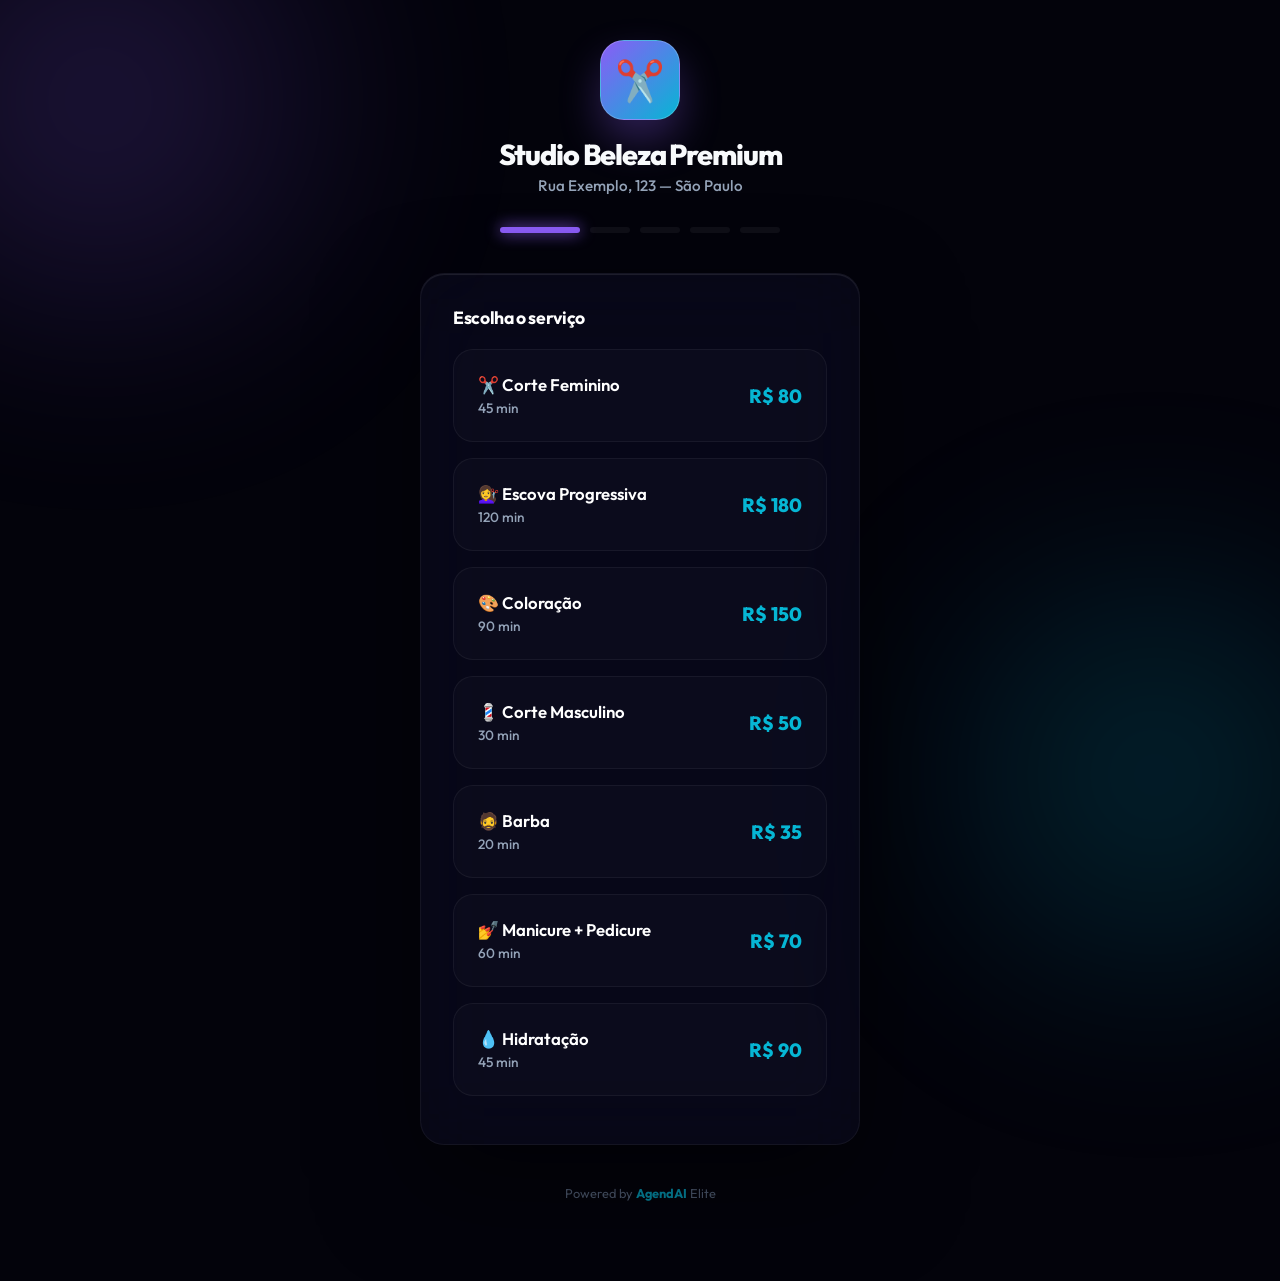
<file: index.html>
<!DOCTYPE html>
<html lang="pt-BR">
<head>
    <meta charset="UTF-8">
    <meta name="viewport" content="width=device-width, initial-scale=1.0">
    <title>AgendAI — Reserva de Horário</title>
    <link href="https://fonts.googleapis.com/css2?family=Outfit:wght@300;400;500;600;700;800&display=swap" rel="stylesheet">
    <style>
        :root {
            --p: #ffffff; --pl: #94a3b8; --bg: #03030b;
            --bg-card: rgba(15, 15, 35, 0.4); --text: #f8fafc; --muted: #64748b;
            --acc: #8b5cf6; --acc2: #06b6d4; --success: #10b981;
            --gradient: linear-gradient(135deg, var(--acc) 0%, var(--acc2) 100%);
            --glass: blur(40px) saturate(200%);
            --r: 24px;
        }
        * { margin: 0; padding: 0; box-sizing: border-box; }
        body { 
            font-family: 'Outfit', sans-serif; background: var(--bg); color: var(--text); 
            min-height: 100vh; overflow-x: hidden; -webkit-font-smoothing: antialiased;
        }

        /* Background Effects */
        .orb { position: fixed; border-radius: 50%; filter: blur(120px); opacity: 0.2; pointer-events: none; z-index: -1; animation: orbit 15s ease-in-out infinite; }
        .orb-1 { width: 400px; height: 400px; background: var(--acc); top: -100px; left: -100px; }
        .orb-2 { width: 350px; height: 350px; background: var(--acc2); bottom: -50px; right: -50px; animation-delay: -3s; }
        @keyframes orbit { 0%, 100% { transform: translate(0,0) scale(1); } 50% { transform: translate(30px, 20px) scale(1.1); } }

        .container { 
            max-width: 480px; margin: 0 auto; padding: 40px 20px; 
            animation: fadeUp 0.8s cubic-bezier(0.23, 1, 0.32, 1);
        }

        .salon-header { text-align: center; padding-bottom: 32px; }
        .salon-logo { 
            width: 80px; height: 80px; border-radius: 24px; background: var(--gradient);
            display: flex; align-items: center; justify-content: center; font-size: 2.5rem; 
            margin: 0 auto 16px; box-shadow: 0 20px 40px rgba(139, 92, 246, 0.3);
            border: 1px solid rgba(255,255,255,0.2);
        }
        .salon-header h1 { font-size: 1.8rem; font-weight: 800; letter-spacing: -0.04em; margin-bottom: 4px; }
        .salon-header p { color: var(--pl); font-size: 0.95rem; font-weight: 500; }

        .step-indicator { display: flex; justify-content: center; gap: 10px; margin-bottom: 40px; }
        .step-dot { 
            height: 6px; width: 40px; border-radius: 10px; 
            background: rgba(255,255,255,0.05); transition: all 0.4s cubic-bezier(0.23, 1, 0.32, 1); 
        }
        .step-dot.active { background: var(--acc); width: 80px; box-shadow: 0 0 15px var(--acc); }
        .step-dot.done { background: var(--success); }

        .glass-panel {
            background: var(--bg-card); border-radius: var(--r); padding: 32px;
            border: 1px solid rgba(255,255,255,0.05); backdrop-filter: var(--glass);
            box-shadow: 0 40px 100px rgba(0,0,0,0.5), inset 0 1px 1px rgba(255,255,255,0.1);
        }

        .step { display: none; }
        .step.active { display: block; animation: fadeUp 0.5s ease; }

        .section-title { 
            font-size: 1.1rem; font-weight: 700; margin-bottom: 20px; 
            color: var(--p); letter-spacing: -0.02em; display: flex; align-items: center; gap: 10px;
        }

        .service-card { 
            display: flex; justify-content: space-between; align-items: center;
            padding: 24px; margin-bottom: 16px; background: rgba(255,255,255,0.02);
            border: 1px solid rgba(255,255,255,0.05); border-radius: 20px; cursor: pointer; 
            transition: all 0.4s cubic-bezier(0.23, 1, 0.32, 1);
        }
        .service-card:hover, .service-card.selected { 
            background: rgba(139, 92, 246, 0.08); border-color: rgba(139, 92, 246, 0.3);
            transform: translateY(-4px) scale(1.02); box-shadow: 0 20px 40px rgba(0,0,0,0.3);
        }
        .service-info h3 { font-size: 1.05rem; font-weight: 600; color: var(--p); }
        .service-info p { font-size: 0.85rem; color: var(--pl); margin-top: 4px; font-weight: 500; }
        .service-price { font-weight: 800; color: var(--acc2); font-size: 1.2rem; }

        .pro-grid { display: grid; grid-template-columns: repeat(2, 1fr); gap: 16px; }
        .pro-card { 
            text-align: center; padding: 24px 16px; background: rgba(255,255,255,0.02);
            border: 1px solid rgba(255,255,255,0.05); border-radius: 20px; cursor: pointer; transition: all 0.4s; 
        }
        .pro-card:hover, .pro-card.selected { 
            background: rgba(139, 92, 246, 0.08); border-color: rgba(139, 92, 246, 0.3);
            transform: translateY(-4px); 
        }
        .pro-avatar { 
            width: 64px; height: 64px; border-radius: 20px; background: var(--gradient);
            display: flex; align-items: center; justify-content: center; font-size: 1.8rem; 
            margin: 0 auto 12px; box-shadow: 0 10px 20px rgba(0,0,0,0.2);
        }
        .pro-card h3 { font-size: 0.95rem; font-weight: 600; }

        .cal-header { display: flex; justify-content: space-between; align-items: center; margin-bottom: 24px; }
        .cal-nav { 
            background: rgba(255,255,255,0.03); border: 1px solid rgba(255,255,255,0.05); color: var(--p);
            width: 40px; height: 40px; border-radius: 12px; cursor: pointer; transition: 0.3s;
            display: flex; align-items: center; justify-content: center;
        }
        .cal-nav:hover { background: rgba(255,255,255,0.08); border-color: var(--acc); }
        .weekdays { display: grid; grid-template-columns: repeat(7, 1fr); text-align: center; font-size: 0.75rem; color: var(--muted); margin-bottom: 12px; font-weight: 700; text-transform: uppercase; }
        .days-grid { display: grid; grid-template-columns: repeat(7, 1fr); gap: 8px; }
        .day-cell { 
            aspect-ratio: 1; display: flex; align-items: center; justify-content: center;
            border-radius: 12px; font-size: 0.95rem; font-weight: 600; cursor: pointer; transition: 0.3s; 
            border: 1px solid transparent;
        }
        .day-cell:hover:not(.disabled) { background: rgba(139, 92, 246, 0.15); border-color: rgba(139, 92, 246, 0.2); }
        .day-cell.selected { background: var(--acc); color: white; font-weight: 800; box-shadow: 0 10px 20px rgba(139, 92, 246, 0.4); }
        .day-cell.disabled { opacity: 0.15; cursor: default; }
        .day-cell.today { border-color: var(--acc2); color: var(--acc2); }

        .times-grid { display: grid; grid-template-columns: repeat(3, 1fr); gap: 10px; margin-top: 20px; }
        .time-btn { 
            padding: 14px; text-align: center; background: rgba(255,255,255,0.02);
            border: 1px solid rgba(255,255,255,0.05); border-radius: 14px; cursor: pointer;
            transition: all 0.3s; font-size: 0.95rem; font-weight: 700; color: var(--pl); 
        }
        .time-btn:hover:not(.unavailable), .time-btn.selected { 
            border-color: var(--acc2); background: rgba(6, 182, 212, 0.1); color: var(--p); 
            box-shadow: 0 10px 20px rgba(0,0,0,0.2);
        }
        .time-btn.unavailable { opacity: 0.15; cursor: default; text-decoration: line-through; }

        .summary-card { 
            background: rgba(255,255,255,0.02); border-radius: 20px; padding: 24px;
            border: 1px solid rgba(255,255,255,0.05); margin-bottom: 24px;
        }
        .summary-row { display: flex; justify-content: space-between; padding: 12px 0; border-bottom: 1px solid rgba(255,255,255,0.03); font-size: 0.95rem; }
        .summary-row:last-child { border: none; }
        .summary-label { color: var(--muted); font-weight: 500; }
        .summary-total { font-size: 1.4rem; font-weight: 900; color: var(--success); }

        .input-group { margin-bottom: 20px; }
        .input-group label { display: block; font-size: 0.85rem; font-weight: 600; color: var(--pl); margin-bottom: 8px; text-transform: uppercase; letter-spacing: 0.05em; }
        .input-group input { 
            width: 100%; padding: 16px 20px; background: rgba(0,0,0,0.3);
            border: 1px solid rgba(255,255,255,0.08); border-radius: 14px; color: var(--p);
            font-size: 1rem; font-family: inherit; outline: none; transition: all 0.3s; 
        }
        .input-group input:focus { border-color: var(--acc); box-shadow: 0 0 20px rgba(139, 92, 246, 0.2); }

        .btn { 
            display: flex; align-items: center; justify-content: center; gap: 10px; width: 100%; padding: 18px; 
            border: none; border-radius: 50px; font-size: 1.1rem; font-weight: 800; cursor: pointer; 
            transition: all 0.4s cubic-bezier(0.23, 1, 0.32, 1); margin-top: 24px; font-family: inherit; 
        }
        .btn-primary { 
            background: var(--gradient); color: white; 
            box-shadow: 0 15px 35px rgba(139, 92, 246, 0.4); border: 1px solid rgba(255,255,255,0.2);
        }
        .btn-primary:hover { transform: translateY(-4px); box-shadow: 0 25px 50px rgba(139, 92, 246, 0.6); }
        .btn-back { background: rgba(255,255,255,0.03); color: var(--pl); border: 1px solid rgba(255,255,255,0.05); margin-top: 12px; }

        .success-screen { text-align: center; padding: 40px 0; }
        .success-icon { 
            font-size: 4rem; width: 100px; height: 100px; background: rgba(16, 185, 129, 0.1); 
            border: 2px solid var(--success); border-radius: 50%; display: flex; 
            align-items: center; justify-content: center; margin: 0 auto 24px;
            animation: bounceIn 0.6s cubic-bezier(0.34, 1.56, 0.64, 1);
            color: var(--success);
        }
        .success-screen h2 { font-size: 2rem; font-weight: 800; color: var(--p); margin-bottom: 12px; }
        .success-screen p { color: var(--pl); font-size: 1rem; line-height: 1.6; }

        .powered-by { text-align: center; padding: 40px 20px; font-size: 0.8rem; color: var(--muted); opacity: 0.6; }
        .powered-by a { color: var(--acc2); text-decoration: none; font-weight: 700; }

        @keyframes fadeUp { from { opacity: 0; transform: translateY(30px); } to { opacity: 1; transform: translateY(0); } }
        @keyframes bounceIn { 0% { transform: scale(0); } 60% { transform: scale(1.1); } 100% { transform: scale(1); } }
        
        .confetti { position: fixed; width: 8px; height: 8px; top: -10px; z-index: 1000; border-radius: 2px; animation: confettiFall 3s linear infinite; }
        @keyframes confettiFall { 0% { transform: translateY(0) rotate(0); opacity: 1; } 100% { transform: translateY(100vh) rotate(720deg); opacity: 0; } }
    </style>
</head>
<body>
    <div class="orb orb-1"></div>
    <div class="orb orb-2"></div>
    <div class="container">
        <div class="salon-header">
            <div class="salon-logo" id="salonLogo">✂️</div>
            <h1 id="salonName">Carregando...</h1>
            <p id="salonAddr"></p>
        </div>

        <div class="step-indicator">
            <div class="step-dot active" id="dot0"></div>
            <div class="step-dot" id="dot1"></div>
            <div class="step-dot" id="dot2"></div>
            <div class="step-dot" id="dot3"></div>
            <div class="step-dot" id="dot4"></div>
        </div>

        <div class="glass-panel">
            <!-- Step 0: Services -->
            <div class="step active" id="step0">
                <p class="section-title">Escolha o serviço</p>
                <div id="serviceList"></div>
            </div>

            <!-- Step 1: Professional -->
            <div class="step" id="step1">
                <p class="section-title">Escolha o profissional</p>
                <div class="pro-grid" id="proList"></div>
                <button class="btn btn-back" onclick="goStep(0)">← Voltar</button>
            </div>

            <!-- Step 2: Date & Time -->
            <div class="step" id="step2">
                <div class="cal-header">
                    <button class="cal-nav" onclick="changeMonth(-1)">←</button>
                    <h3 id="calMonthYear"></h3>
                    <button class="cal-nav" onclick="changeMonth(1)">→</button>
                </div>
                <div class="weekdays"><span>Dom</span><span>Seg</span><span>Ter</span><span>Qua</span><span>Qui</span><span>Sex</span><span>Sáb</span></div>
                <div class="days-grid" id="daysGrid"></div>
                <div id="timesSection" style="display:none;">
                    <p class="section-title" style="margin-top:20px;">Horários disponíveis</p>
                    <div class="times-grid" id="timesGrid"></div>
                </div>
                <button class="btn btn-back" onclick="goStep(1)">← Voltar</button>
            </div>

            <!-- Step 3: Client Info -->
            <div class="step" id="step3">
                <p class="section-title">Seus dados</p>
                <div class="input-group">
                    <label>Nome completo</label>
                    <input type="text" id="clientName" placeholder="Ex: Maria Silva">
                </div>
                <div class="input-group">
                    <label>WhatsApp</label>
                    <input type="tel" id="clientPhone" placeholder="(11) 99999-9999">
                </div>
                <div class="input-group">
                    <label>Email (opcional)</label>
                    <input type="email" id="clientEmail" placeholder="email@exemplo.com">
                </div>
                <div class="summary-card" style="margin-top:20px;">
                    <p class="section-title" style="margin-bottom:12px;">Resumo</p>
                    <div class="summary-row"><span class="summary-label">Serviço</span><span id="sumService"></span></div>
                    <div class="summary-row"><span class="summary-label">Profissional</span><span id="sumPro"></span></div>
                    <div class="summary-row"><span class="summary-label">Data</span><span id="sumDate"></span></div>
                    <div class="summary-row"><span class="summary-label">Horário</span><span id="sumTime"></span></div>
                    <div class="summary-row"><span class="summary-label">Valor</span><span class="summary-total" id="sumPrice"></span></div>
                </div>
                <button class="btn btn-primary" onclick="confirmBooking()">Finalizar Reserva</button>
                <button class="btn btn-back" onclick="goStep(2)">← Voltar</button>
            </div>

            <!-- Step 4: Success -->
            <div class="step" id="step4">
                <div class="success-screen">
                    <div class="success-icon">✓</div>
                    <h2>Reserva Confirmada!</h2>
                    <p>Seu horário foi agendado com sucesso. Você receberá um lembrete em breve.</p>
                    <div class="success-details" id="successDetails" style="display:none"></div>
                    <button class="btn btn-primary" onclick="window.location.reload()" style="margin-top:32px;">Fazer Novo Agendamento</button>
                </div>
            </div>
        </div>

        <div class="powered-by">Powered by <a href="#">AgendAI</a> Elite</div>
    </div>

    <script>
    // ===== Configuration (loaded from URL params or defaults) =====
    const params = new URLSearchParams(window.location.search);
    const SALON_ID = params.get('salon') || 'demo';

    const DEMO_CONFIG = {
        name: 'Studio Beleza Premium',
        address: 'Rua Exemplo, 123 — São Paulo',
        emoji: '✂️',
        services: [
            { id: 1, name: 'Corte Feminino', duration: 45, price: 80, emoji: '✂️' },
            { id: 2, name: 'Escova Progressiva', duration: 120, price: 180, emoji: '💇‍♀️' },
            { id: 3, name: 'Coloração', duration: 90, price: 150, emoji: '🎨' },
            { id: 4, name: 'Corte Masculino', duration: 30, price: 50, emoji: '💈' },
            { id: 5, name: 'Barba', duration: 20, price: 35, emoji: '🧔' },
            { id: 6, name: 'Manicure + Pedicure', duration: 60, price: 70, emoji: '💅' },
            { id: 7, name: 'Hidratação', duration: 45, price: 90, emoji: '💧' },
        ],
        professionals: [
            { id: 1, name: 'Ana Paula', emoji: '👩' },
            { id: 2, name: 'Carlos', emoji: '👨' },
            { id: 3, name: 'Juliana', emoji: '👩‍🦰' },
            { id: 4, name: 'Qualquer', emoji: '🔄' },
        ],
        hours: ['08:00','08:30','09:00','09:30','10:00','10:30','11:00','11:30','14:00','14:30','15:00','15:30','16:00','16:30','17:00','17:30','18:00'],
        closedDays: [0], // Sunday
    };

    let config = DEMO_CONFIG;
    let selection = { service: null, professional: null, date: null, time: null };
    let currentMonth = new Date();

    // ===== Init =====
    // BUG#9 FIX + BUG-C1 FIX: aplica TODOS os campos da config salva pelo admin ao config vivo
    function init() {
        const saved = JSON.parse(localStorage.getItem(`agendai_${SALON_ID}_config`) || 'null');
        if (saved) {
            // Sobrescreve apenas os campos que existem na config salva
            if (saved.name)         config.name         = saved.name;
            if (saved.address)      config.address      = saved.address;
            if (saved.services    && Array.isArray(saved.services)    && saved.services.length)    config.services     = saved.services;
            if (saved.professionals && Array.isArray(saved.professionals) && saved.professionals.length) config.professionals = saved.professionals;
            if (saved.hours       && Array.isArray(saved.hours)       && saved.hours.length)       config.hours        = saved.hours;
            if (saved.closedDays  && Array.isArray(saved.closedDays))  config.closedDays   = saved.closedDays;
        }
        document.getElementById('salonName').textContent = config.name;
        document.getElementById('salonAddr').textContent = config.address;
        document.getElementById('salonLogo').textContent = config.emoji;
        renderServices();
    }

    function renderServices() {
        const container = document.getElementById('serviceList');
        container.innerHTML = config.services.map(s => `
            <div class="service-card" data-service-id="${s.id}" onclick="selectService(${s.id})">
                <div class="service-info">
                    <h3>${s.emoji} ${s.name}</h3>
                    <p>${s.duration} min</p>
                </div>
                <span class="service-price">R$ ${s.price}</span>
            </div>
        `).join('');
    }

    function selectService(id) {
        selection.service = config.services.find(s => s.id === id);
        // BUG#6 FIX: usa data-service-id para toggle sem depender de índice de array
        document.querySelectorAll('.service-card').forEach(c => {
            c.classList.toggle('selected', parseInt(c.dataset.serviceId) === id);
        });
        setTimeout(() => goStep(1), 200);
    }

    function renderProfessionals() {
        const container = document.getElementById('proList');
        container.innerHTML = config.professionals.map(p => `
            <div class="pro-card" data-pro-id="${p.id}" onclick="selectPro(${p.id})">
                <div class="pro-avatar">${p.emoji}</div>
                <h3>${p.name}</h3>
            </div>
        `).join('');
    }

    function selectPro(id) {
        selection.professional = config.professionals.find(p => p.id === id);
        // BUG#6 FIX: usa data-pro-id para toggle sem depender de índice de array
        document.querySelectorAll('.pro-card').forEach(c => {
            c.classList.toggle('selected', parseInt(c.dataset.proId) === id);
        });
        setTimeout(() => goStep(2), 200);
    }

    function renderCalendar() {
        const year = currentMonth.getFullYear();
        const month = currentMonth.getMonth();
        const today = new Date();
        today.setHours(0,0,0,0);

        document.getElementById('calMonthYear').textContent =
            new Date(year, month).toLocaleDateString('pt-BR', { month: 'long', year: 'numeric' });

        const firstDay = new Date(year, month, 1).getDay();
        const daysInMonth = new Date(year, month + 1, 0).getDate();
        const grid = document.getElementById('daysGrid');
        grid.innerHTML = '';

        for (let i = 0; i < firstDay; i++) {
            grid.innerHTML += '<div class="day-cell disabled"></div>';
        }

        for (let d = 1; d <= daysInMonth; d++) {
            const date = new Date(year, month, d);
            const isPast = date < today;
            const isClosed = config.closedDays.includes(date.getDay());
            const isToday = date.getTime() === today.getTime();
            const isSelected = selection.date && date.getTime() === selection.date.getTime();

            let cls = 'day-cell';
            if (isPast || isClosed) cls += ' disabled';
            if (isToday) cls += ' today';
            if (isSelected) cls += ' selected';

            grid.innerHTML += `<div class="${cls}" onclick="${isPast || isClosed ? '' : `selectDate(${year},${month},${d})`}">${d}</div>`;
        }
    }

    function selectDate(y, m, d) {
        selection.date = new Date(y, m, d);
        renderCalendar();
        renderTimes();
    }

    function renderTimes() {
        document.getElementById('timesSection').style.display = 'block';
        const grid = document.getElementById('timesGrid');
        const bookedSlots = getBookedSlots();
        grid.innerHTML = config.hours.map(h => {
            const booked = bookedSlots.includes(h);
            return `<div class="time-btn${booked ? ' unavailable' : ''}" onclick="${booked ? '' : `selectTime('${h}')`}">${h}</div>`;
        }).join('');
    }

    // BUG#4 FIX: lógica explícita para profissional 'Qualquer' (não depende de condição acidental)
    function getBookedSlots() {
        const bookings = JSON.parse(localStorage.getItem(`agendai_${SALON_ID}_bookings`) || '[]');
        if (!selection.date) return [];
        const dateStr = selection.date.toISOString().split('T')[0];
        const isAny = !selection.professional || selection.professional.name === 'Qualquer';
        return bookings
            .filter(b => b.date === dateStr && (isAny || b.proId === selection.professional.id))
            .map(b => b.time);
    }

    function selectTime(time) {
        selection.time = time;
        document.querySelectorAll('.time-btn').forEach(b => b.classList.toggle('selected', b.textContent === time));
        setTimeout(() => goStep(3), 200);
    }

    function goStep(n) {
        document.querySelectorAll('.step').forEach(s => s.classList.remove('active'));
        document.getElementById(`step${n}`).classList.add('active');

        for (let i = 0; i < 5; i++) {
            const dot = document.getElementById(`dot${i}`);
            if (dot) {
                dot.className = 'step-dot';
                if (i < n) dot.classList.add('done');
                if (i === n) dot.classList.add('active');
            }
        }

        if (n === 1) renderProfessionals();
        if (n === 2) renderCalendar();
        if (n === 3) updateSummary();
        
        window.scrollTo({ top: 0, behavior: 'smooth' });
    }

    function updateSummary() {
        document.getElementById('sumService').textContent = selection.service?.name || '';
        document.getElementById('sumPro').textContent = selection.professional?.name || '';
        document.getElementById('sumDate').textContent = selection.date?.toLocaleDateString('pt-BR', { day: 'numeric', month: 'long' }) || '';
        document.getElementById('sumTime').textContent = selection.time || '';
        document.getElementById('sumPrice').textContent = `R$ ${selection.service?.price || 0},00`;
    }

    function confirmBooking() {
        const name = document.getElementById('clientName').value.trim();
        const phone = document.getElementById('clientPhone').value.trim();
        if (!name || !phone) { alert('Por favor, preencha seu nome e WhatsApp.'); return; }

        const phoneClean = phone.replace(/\D/g, '');
        if (phoneClean.length < 10) {
            alert('WhatsApp inválido.');
            return;
        }

        const btn = document.querySelector('#step3 .btn-primary');
        if (btn) btn.disabled = true;

        const dateStr = selection.date.toISOString().split('T')[0];
        const existingBookings = JSON.parse(localStorage.getItem(`agendai_${SALON_ID}_bookings`) || '[]');
        
        const booking = {
            id: Date.now(),
            service: selection.service.name,
            serviceId: selection.service.id,
            price: selection.service.price,
            pro: selection.professional.name,
            proId: selection.professional.id,
            date: dateStr,
            time: selection.time,
            clientName: name,
            clientPhone: phone,
            clientEmail: document.getElementById('clientEmail').value.trim(),
            createdAt: new Date().toISOString(),
            status: 'confirmed'
        };

        existingBookings.push(booking);
        localStorage.setItem(`agendai_${SALON_ID}_bookings`, JSON.stringify(existingBookings));
        localStorage.setItem(`agendai_new_booking_trigger`, Date.now());

        goStep(4);
        spawnConfetti();
    }

    function createAccount() {
        const email = document.getElementById('clientEmail').value.trim();
        const name = document.getElementById('clientName').value.trim();
        const phone = document.getElementById('clientPhone').value.trim();
        const pass = document.getElementById('regPassword').value.trim();

        if (!pass || pass.length < 4) {
            alert('Por favor, crie uma senha com pelo menos 4 caracteres.');
            return;
        }

        const users = JSON.parse(localStorage.getItem('agendai_users') || '{}');
        users[email] = { name, phone, pass, createdAt: new Date().toISOString() };
        localStorage.setItem('agendai_users', JSON.stringify(users));
        
        // Auto-login
        localStorage.setItem('agendai_client_email', email);
        localStorage.setItem('agendai_client_name', name);
        localStorage.setItem('agendai_client_since', users[email].createdAt);

        alert('Conta criada com sucesso!');
        location.href = 'index.html';
    }

    function spawnConfetti() {
        const colors = ['#8B5CF6', '#06B6D4', '#F472B6', '#10B981', '#FBBF24'];
        for (let i = 0; i < 50; i++) {
            const c = document.createElement('div');
            c.className = 'confetti';
            c.style.left = Math.random() * 100 + 'vw';
            c.style.backgroundColor = colors[Math.floor(Math.random() * colors.length)];
            c.style.animationDuration = (Math.random() * 2 + 2) + 's';
            c.style.animationDelay = (Math.random() * 2) + 's';
            document.body.appendChild(c);
            setTimeout(() => c.remove(), 5000);
        }
    }

    function changeMonth(dir) {
        currentMonth.setMonth(currentMonth.getMonth() + dir);
        renderCalendar();
    }

    init();
    </script>
</body>
</html>
</file>
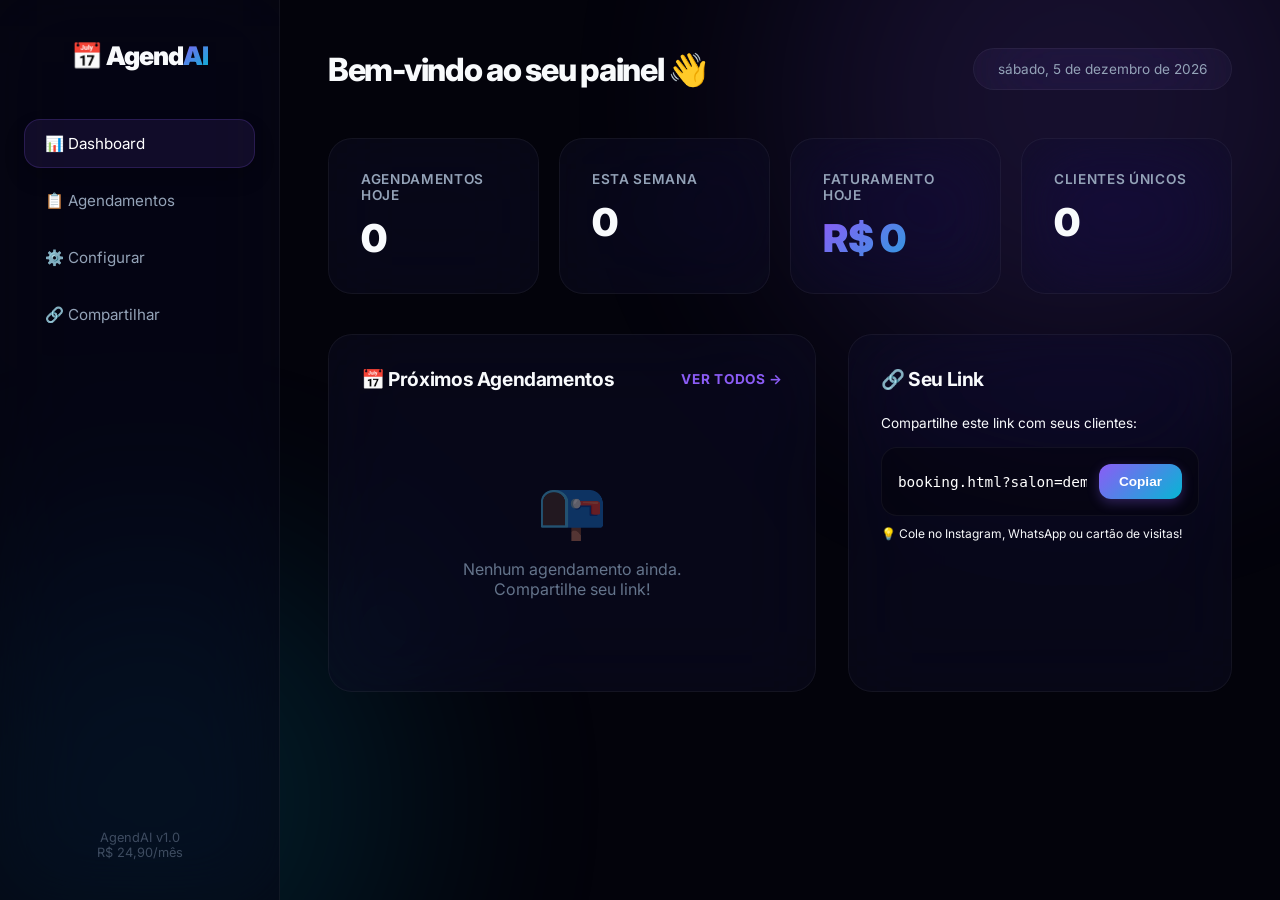
<file: admin.html>
<!DOCTYPE html>
<html lang="pt-BR">
<head>
    <meta charset="UTF-8">
    <meta name="viewport" content="width=device-width, initial-scale=1.0">
    <title>AgendAI — Painel do Salão</title>
    <link href="https://fonts.googleapis.com/css2?family=Inter:wght@300;400;500;600;700;800;900&display=swap" rel="stylesheet">
    <style>
        :root {
            --p: #ffffff; --pl: #94a3b8; --bg: #03030b;
            --bg-card: rgba(15, 15, 35, 0.4); --text: #f8fafc; --muted: #64748b;
            --acc: #8b5cf6; --acc2: #06b6d4; --success: #10b981;
            --gradient: linear-gradient(135deg, var(--acc) 0%, var(--acc2) 100%);
            --glass: blur(40px) saturate(200%);
            --r: 24px;
        }
        * { margin: 0; padding: 0; box-sizing: border-box; }
        body { 
            font-family: 'Inter', sans-serif; background: var(--bg); color: var(--text); 
            min-height: 100vh; display: flex; overflow-x: hidden;
            -webkit-font-smoothing: antialiased;
        }

        /* Animated Background Orbs */
        .orb { position: fixed; border-radius: 50%; filter: blur(120px); opacity: 0.15; pointer-events: none; z-index: -1; animation: orbit 20s linear infinite; }
        .orb-1 { width: 600px; height: 600px; background: var(--acc); top: -200px; right: -100px; }
        .orb-2 { width: 500px; height: 500px; background: var(--acc2); bottom: -150px; left: -100px; animation-delay: -5s; }
        @keyframes orbit { 0% { transform: translate(0,0) scale(1); } 50% { transform: translate(50px, 30px) scale(1.1); } 100% { transform: translate(0,0) scale(1); } }

        .sidebar { 
            width: 280px; background: rgba(8, 8, 20, 0.6); border-right: 1px solid rgba(255,255,255,0.05);
            padding: 40px 24px; display: flex; flex-direction: column; position: fixed; height: 100vh; 
            backdrop-filter: var(--glass); z-index: 100;
        }
        .sidebar-logo { font-size: 1.6rem; font-weight: 900; margin-bottom: 48px; text-align: center; letter-spacing: -0.04em; }
        .sidebar-logo span { background: var(--gradient); -webkit-background-clip: text; -webkit-text-fill-color: transparent; }
        
        .nav-item { 
            display: flex; align-items: center; gap: 12px; padding: 14px 20px; border-radius: 16px;
            color: var(--pl); cursor: pointer; transition: all 0.3s cubic-bezier(0.23, 1, 0.32, 1); 
            font-size: 0.95rem; margin-bottom: 8px; border: 1px solid transparent;
        }
        .nav-item:hover { background: rgba(255,255,255,0.03); color: var(--p); transform: translateX(4px); }
        .nav-item.active { 
            background: rgba(139, 92, 246, 0.1); color: var(--p); 
            border-color: rgba(139, 92, 246, 0.2); box-shadow: 0 10px 20px rgba(0,0,0,0.2);
        }
        .sidebar-footer { margin-top: auto; text-align: center; font-size: 0.8rem; color: var(--muted); opacity: 0.6; }

        .main { margin-left: 280px; flex: 1; padding: 48px; position: relative; z-index: 1; }
        .page-header { display: flex; justify-content: space-between; align-items: center; margin-bottom: 48px; }
        .page-header h1 { font-size: 2rem; font-weight: 800; letter-spacing: -0.04em; }
        .date-badge { 
            background: rgba(255,255,255,0.03); padding: 12px 24px; border-radius: 50px;
            font-size: 0.85rem; color: var(--pl); border: 1px solid rgba(255,255,255,0.05);
            backdrop-filter: var(--glass);
        }

        .stats-grid { display: grid; grid-template-columns: repeat(4, 1fr); gap: 20px; margin-bottom: 40px; }
        .stat-card { 
            background: var(--bg-card); border-radius: var(--r); padding: 32px;
            border: 1px solid rgba(255,255,255,0.05); backdrop-filter: var(--glass);
            transition: all 0.4s cubic-bezier(0.23, 1, 0.32, 1);
            position: relative; overflow: hidden;
        }
        .stat-card:hover { transform: translateY(-8px); border-color: rgba(255,255,255,0.1); box-shadow: 0 20px 40px rgba(0,0,0,0.4); }
        .stat-card::after { content: ''; position: absolute; inset: 0; background: linear-gradient(90deg, transparent, rgba(255,255,255,0.03), transparent); transform: translateX(-100%); transition: 0.6s; }
        .stat-card:hover::after { transform: translateX(100%); }
        
        .stat-label { font-size: 0.85rem; font-weight: 600; color: var(--pl); margin-bottom: 12px; text-transform: uppercase; letter-spacing: 0.05em; }
        .stat-value { font-size: 2.4rem; font-weight: 900; letter-spacing: -0.02em; }
        .stat-value.revenue { background: var(--gradient); -webkit-background-clip: text; -webkit-text-fill-color: transparent; }

        .content-grid { display: grid; grid-template-columns: 2fr 1fr; gap: 32px; }

        .card { 
            background: var(--bg-card); border-radius: var(--r); padding: 32px;
            border: 1px solid rgba(255,255,255,0.05); backdrop-filter: var(--glass);
        }
        .card-header { display: flex; justify-content: space-between; align-items: center; margin-bottom: 24px; }
        .card-header h2 { font-size: 1.2rem; font-weight: 700; letter-spacing: -0.02em; }
        .card-action { font-size: 0.85rem; color: var(--acc); font-weight: 700; cursor: pointer; text-transform: uppercase; letter-spacing: 0.05em; }

        .booking-row { 
            display: flex; align-items: center; gap: 16px; padding: 16px;
            border-radius: 16px; margin-bottom: 12px; transition: all 0.3s;
            border: 1px solid transparent;
        }
        .booking-row:hover { background: rgba(255,255,255,0.03); border-color: rgba(255,255,255,0.05); transform: scale(1.01); }
        .booking-time { font-size: 1rem; font-weight: 800; min-width: 60px; color: var(--acc2); }
        .booking-info { flex: 1; }
        .booking-info h4 { font-size: 1rem; font-weight: 600; color: var(--p); }
        .booking-info p { font-size: 0.85rem; color: var(--pl); margin-top: 2px; }
        .booking-status { padding: 6px 14px; border-radius: 50px; font-size: 0.75rem; font-weight: 800; text-transform: uppercase; }
        .status-confirmed { background: rgba(16,185,129,0.1); color: var(--success); border: 1px solid rgba(16,185,129,0.2); }

        .empty-state { text-align: center; padding: 60px; color: var(--muted); }
        .empty-state span { font-size: 3.5rem; display: block; margin-bottom: 16px; opacity: 0.4; }

        .link-box { 
            background: rgba(0,0,0,0.3); border: 1px solid rgba(255,255,255,0.05);
            border-radius: 16px; padding: 16px; margin-top: 16px; display: flex; align-items: center; gap: 12px;
            transition: 0.3s;
        }
        .link-box:focus-within { border-color: var(--acc); box-shadow: 0 0 20px rgba(139, 92, 246, 0.2); }
        .link-box input { flex: 1; background: none; border: none; color: var(--p); font-size: 0.9rem; font-family: monospace; outline: none; }
        .link-box button { 
            background: var(--gradient); color: white; border: none; padding: 10px 20px;
            border-radius: 12px; cursor: pointer; font-size: 0.85rem; font-weight: 800;
            transition: 0.3s; box-shadow: 0 4px 12px rgba(139, 92, 246, 0.3);
        }
        .link-box button:hover { transform: translateY(-2px); box-shadow: 0 8px 20px rgba(139, 92, 246, 0.5); }

        .btn-sm { 
            padding: 12px 24px; background: var(--gradient); color: white; border: none;
            border-radius: 50px; font-weight: 800; cursor: pointer; font-size: 0.9rem; 
            transition: 0.3s; box-shadow: 0 10px 20px rgba(139, 92, 246, 0.3);
        }
        .btn-sm:hover { transform: translateY(-3px); box-shadow: 0 15px 30px rgba(139, 92, 246, 0.5); }

        @media (max-width: 1024px) {
            .sidebar { transform: translateX(-100%); transition: 0.4s; }
            .sidebar.open { transform: translateX(0); }
            .main { margin-left: 0; padding: 32px 20px; }
            .stats-grid { grid-template-columns: repeat(2, 1fr); }
            .content-grid { grid-template-columns: 1fr; }
        }

        @keyframes highlightPulse {
            0% { background: rgba(139, 92, 246, 0.2); box-shadow: 0 0 0 0 rgba(139, 92, 246, 0.4); }
            70% { background: transparent; box-shadow: 0 0 0 20px rgba(139, 92, 246, 0); }
            100% { background: transparent; }
        }
        .new-booking-highlight { animation: highlightPulse 2s cubic-bezier(0.23, 1, 0.32, 1); }
    </style>
</head>
<body>
    <div class="orb orb-1"></div>
    <div class="orb orb-2"></div>
    <aside class="sidebar">
        <div class="sidebar-logo">📅 Agend<span>AI</span></div>
        <!-- BUG#1 FIX: passando event explicitamente para evitar dependência do `event` global implícito -->
        <div class="nav-item active" onclick="showPage('dashboard', event)">📊 Dashboard</div>
        <div class="nav-item" onclick="showPage('bookings', event)">📋 Agendamentos</div>
        <div class="nav-item" onclick="showPage('config', event)">⚙️ Configurar</div>
        <div class="nav-item" onclick="showPage('share', event)">🔗 Compartilhar</div>
        <div class="sidebar-footer">AgendAI v1.0<br>R$ 24,90/mês</div>
    </aside>

    <main class="main">
        <!-- Dashboard Page -->
        <div id="pageDashboard">
            <div class="page-header">
                <h1>Bem-vindo ao seu painel 👋</h1>
                <div class="date-badge" id="todayDate"></div>
            </div>

            <div class="stats-grid">
                <div class="stat-card">
                    <p class="stat-label">Agendamentos Hoje</p>
                    <p class="stat-value" id="statToday">0</p>
                </div>
                <div class="stat-card">
                    <p class="stat-label">Esta Semana</p>
                    <p class="stat-value" id="statWeek">0</p>
                </div>
                <div class="stat-card">
                    <p class="stat-label">Faturamento Hoje</p>
                    <p class="stat-value revenue" id="statRevenue">R$ 0</p>
                </div>
                <div class="stat-card">
                    <p class="stat-label">Clientes Únicos</p>
                    <p class="stat-value" id="statClients">0</p>
                </div>
            </div>

            <div class="content-grid">
                <div class="card">
                    <div class="card-header">
                        <h2>📅 Próximos Agendamentos</h2>
                        <span class="card-action" onclick="showPage('bookings')">Ver todos →</span>
                    </div>
                    <div id="upcomingList">
                        <div class="empty-state"><span>📭</span>Nenhum agendamento ainda.<br>Compartilhe seu link para receber clientes!</div>
                    </div>
                </div>
                <div class="card">
                    <div class="card-header"><h2>🔗 Seu Link</h2></div>
                    <p style="font-size:0.85rem;color:var(--text-muted);margin-bottom:12px;">Compartilhe este link com seus clientes:</p>
                    <div class="link-box">
                        <input type="text" id="shareLink" value="booking.html?salon=demo" readonly>
                        <button onclick="copyLink()">Copiar</button>
                    </div>
                    <p style="font-size:0.75rem;color:var(--text-muted);margin-top:10px;">💡 Cole no Instagram, WhatsApp ou cartão de visitas!</p>
                </div>
            </div>
        </div>

        <!-- Bookings Page -->
        <div id="pageBookings" style="display:none;">
            <div class="page-header">
                <h1>📋 Todos os Agendamentos</h1>
            </div>
            <div class="card">
                <div id="allBookingsList">
                    <div class="empty-state"><span>📭</span>Nenhum agendamento registrado.</div>
                </div>
            </div>
        </div>

        <!-- Config Page -->
        <div id="pageConfig" style="display:none;">
            <div class="page-header"><h1>⚙️ Configurar Salão</h1></div>
            <!-- Dados básicos -->
            <div class="card" style="margin-bottom:24px;">
                <div class="card-header"><h2>Dados do Salão</h2></div>
                <div class="setup-form">
                    <div class="input-row">
                        <label>Nome do Salão</label>
                        <input type="text" id="cfgName" placeholder="Meu Salão">
                    </div>
                    <div class="input-row">
                        <label>Endereço</label>
                        <input type="text" id="cfgAddr" placeholder="Rua, número — Cidade">
                    </div>
                    <div class="input-row">
                        <label>WhatsApp do Salão</label>
                        <input type="tel" id="cfgPhone" placeholder="(11) 99999-9999">
                    </div>
                </div>
            </div>
            <!-- Serviços -->
            <div class="card" style="margin-bottom:24px;">
                <div class="card-header"><h2>✂️ Serviços</h2></div>
                <div id="servicesList" style="margin-bottom:12px;"></div>
                <div style="display:grid;grid-template-columns:1fr 80px 70px auto;gap:8px;align-items:end;">
                    <div><label style="font-size:0.75rem;color:var(--text-muted);">Nome</label>
                        <input type="text" id="svcName" placeholder="Ex: Corte Feminino" style="width:100%;padding:8px 10px;background:var(--bg);border:1px solid rgba(255,255,255,0.08);border-radius:8px;color:var(--text);font-family:inherit;outline:none;"></div>
                    <div><label style="font-size:0.75rem;color:var(--text-muted);">Min</label>
                        <input type="number" id="svcDur" placeholder="45" min="5" style="width:100%;padding:8px 10px;background:var(--bg);border:1px solid rgba(255,255,255,0.08);border-radius:8px;color:var(--text);font-family:inherit;outline:none;"></div>
                    <div><label style="font-size:0.75rem;color:var(--text-muted);">R$</label>
                        <input type="number" id="svcPrice" placeholder="80" min="0" style="width:100%;padding:8px 10px;background:var(--bg);border:1px solid rgba(255,255,255,0.08);border-radius:8px;color:var(--text);font-family:inherit;outline:none;"></div>
                    <button class="btn-sm" style="margin-top:0;padding:8px 14px;" onclick="addService()">+ Add</button>
                </div>
            </div>
            <!-- Profissionais -->
            <div class="card" style="margin-bottom:24px;">
                <div class="card-header"><h2>👤 Profissionais</h2></div>
                <div id="prosList" style="margin-bottom:12px;"></div>
                <div style="display:grid;grid-template-columns:1fr auto;gap:8px;align-items:end;">
                    <div><label style="font-size:0.75rem;color:var(--text-muted);">Nome</label>
                        <input type="text" id="proName" placeholder="Ex: Ana Paula" style="width:100%;padding:8px 10px;background:var(--bg);border:1px solid rgba(255,255,255,0.08);border-radius:8px;color:var(--text);font-family:inherit;outline:none;"></div>
                    <button class="btn-sm" style="margin-top:0;padding:8px 14px;" onclick="addPro()">+ Add</button>
                </div>
            </div>
            <button class="btn-sm" onclick="saveConfig()">💾 Salvar Todas as Configurações</button>
        </div>

        <!-- Share Page -->
        <div id="pageShare" style="display:none;">
            <div class="page-header"><h1>🔗 Compartilhar Link</h1></div>
            <div class="card">
                <div class="card-header"><h2>Link de Agendamento</h2></div>
                <p style="font-size:0.9rem;color:var(--text-muted);margin-bottom:16px;">Envie este link para seus clientes agendarem online:</p>
                <div class="link-box">
                    <input type="text" id="shareLink2" value="booking.html?salon=demo" readonly>
                    <button onclick="copyLink()">Copiar</button>
                </div>
                <h3 style="margin-top:24px;font-size:0.95rem;">Compartilhar via:</h3>
                <div style="display:flex;gap:12px;margin-top:12px;">
                    <button class="btn-sm" onclick="shareWhatsApp()">📱 WhatsApp</button>
                    <button class="btn-sm" onclick="shareInstagram()">📸 Instagram</button>
                </div>
            </div>
        </div>
    </main>

    <script>
    const SALON_ID = 'demo';

    function init() {
        document.getElementById('todayDate').textContent =
            new Date().toLocaleDateString('pt-BR', { weekday: 'long', day: 'numeric', month: 'long', year: 'numeric' });
        loadStats();
        loadUpcoming();
        
        // Listen for new bookings from the booking iframe
        window.addEventListener('storage', (e) => {
            if (e.key === `agendai_${SALON_ID}_bookings` || e.key === 'agendai_new_booking_trigger') {
                refreshDashboard();
            }
        });
    }

    function refreshDashboard() {
        loadStats();
        loadUpcoming();
        // Add a visual feedback that things updated (Zero-Jank approach)
        const container = document.getElementById('upcomingList');
        if (container) {
            container.style.transition = 'opacity 0.2s ease';
            container.style.opacity = '0.5';
            setTimeout(() => {
                container.style.opacity = '1';
                container.classList.add('new-booking-highlight');
                setTimeout(() => container.classList.remove('new-booking-highlight'), 2000);
            }, 100);
        }
    }

    function getBookings() {
        return JSON.parse(localStorage.getItem(`agendai_${SALON_ID}_bookings`) || '[]');
    }

    function loadStats() {
        const bookings = getBookings();
        const today = new Date().toISOString().split('T')[0];
        const todayBookings = bookings.filter(b => b.date === today);

        // BUG#5 FIX: setHours(0,0,0,0) para evitar erro de fuso horário na comparação de datas
        const weekStart = new Date();
        weekStart.setDate(weekStart.getDate() - weekStart.getDay());
        weekStart.setHours(0, 0, 0, 0);
        // Usa 'T12:00:00' para forçar interpretação local (evita UTC midnight vs local midnight)
        const weekBookings = bookings.filter(b => new Date(b.date + 'T12:00:00') >= weekStart);

        const uniquePhones = new Set(bookings.map(b => b.clientPhone));

        document.getElementById('statToday').textContent = todayBookings.length;
        document.getElementById('statWeek').textContent = weekBookings.length;
        document.getElementById('statRevenue').textContent = `R$ ${todayBookings.reduce((s, b) => s + (b.price || 0), 0)}`;
        document.getElementById('statClients').textContent = uniquePhones.size;
    }

    function loadUpcoming() {
        const bookings = getBookings();
        const today = new Date().toISOString().split('T')[0];
        const upcoming = bookings.filter(b => b.date >= today).sort((a, b) => a.date.localeCompare(b.date) || a.time.localeCompare(b.time)).slice(0, 8);

        const container = document.getElementById('upcomingList');
        if (upcoming.length === 0) {
            container.innerHTML = '<div class="empty-state"><span>📭</span>Nenhum agendamento ainda.<br>Compartilhe seu link!</div>';
            return;
        }

        container.innerHTML = upcoming.map(b => `
            <div class="booking-row">
                <span class="booking-time">${b.time}</span>
                <div class="booking-info">
                    <h4>${b.clientName}</h4>
                    <p>${b.service} • ${b.pro} • ${new Date(b.date + 'T12:00:00').toLocaleDateString('pt-BR', { day: 'numeric', month: 'short' })}</p>
                </div>
                <span class="booking-status status-${b.status}">${b.status === 'confirmed' ? 'Confirmado' : b.status}</span>
            </div>
        `).join('');

        // BUG#7 FIX: sort com campo opcional usando fallback para string vazia (evita undefined → ordem não-determinística)
        document.getElementById('allBookingsList').innerHTML = bookings
            .sort((a, b) => (b.createdAt || '').localeCompare(a.createdAt || ''))
            .map(b => `
            <div class="booking-row">
                <span class="booking-time">${b.time}</span>
                <div class="booking-info">
                    <h4>${b.clientName} — ${b.clientPhone}</h4>
                    <p>${b.service} • ${b.pro} • ${new Date(b.date + 'T12:00:00').toLocaleDateString('pt-BR', { weekday: 'short', day: 'numeric', month: 'short' })}</p>
                </div>
                <span class="booking-status status-${b.status}">${b.status === 'confirmed' ? 'Confirmado' : b.status}</span>
            </div>
        `).join('');
    }

    // BUG#1 FIX: recebe `ev` explicitamente (event global implícito é deprecado e não confiável)
    // BUG#2 FIX: seletor [id^="page"] é específico e não afeta elementos não-page
    function showPage(page, ev) {
        document.querySelectorAll('[id^="page"]').forEach(d => d.style.display = 'none');
        document.querySelectorAll('.nav-item').forEach(n => n.classList.remove('active'));

        const pages = { dashboard: 'pageDashboard', bookings: 'pageBookings', config: 'pageConfig', share: 'pageShare' };
        const pageEl = document.getElementById(pages[page]);
        if (pageEl) pageEl.style.display = 'block';
        // Sobe para o .nav-item mesmo que o clique tenha sido num filho (emoji, etc)
        const navItem = ev && ev.target ? ev.target.closest('.nav-item') : null;
        if (navItem) navItem.classList.add('active');

        if (page === 'bookings') loadUpcoming();
        if (page === 'config') loadConfigPage();
    }

    function copyLink() {
        // Copia do campo visível (shareLink ou shareLink2 dependendo da página ativa)
        const input = document.getElementById('shareLink2') || document.getElementById('shareLink');
        if (input) { input.select(); document.execCommand('copy'); }
        alert('Link copiado!');
    }

    // BUG#3 FIX: busca qualquer um dos dois shareLink inputs (dashboard ou share page)
    function _getShareLink() {
        const el = document.getElementById('shareLink2') || document.getElementById('shareLink');
        return el ? el.value : 'booking.html?salon=demo';
    }

    function shareWhatsApp() {
        const link = _getShareLink();
        window.open(`https://wa.me/?text=${encodeURIComponent('Agende seu horário online: ' + link)}`, '_blank');
    }

    // BUG#10 FIX: função shareInstagram estava sendo chamada mas não existia → ReferenceError
    function shareInstagram() {
        const link = _getShareLink();
        if (navigator.clipboard) {
            navigator.clipboard.writeText(link).then(() => alert('Link copiado! Cole na bio do Instagram 📸'));
        } else {
            const tmp = document.createElement('input');
            document.body.appendChild(tmp);
            tmp.value = link;
            tmp.select();
            document.execCommand('copy');
            document.body.removeChild(tmp);
            alert('Link copiado! Cole na bio do Instagram 📸');
        }
    }

    // === CONFIG: Estado local de serviços/profissionais ===
    let cfgServices = [];
    let cfgPros = [];

    function loadConfigPage() {
        const saved = JSON.parse(localStorage.getItem(`agendai_${SALON_ID}_config`) || 'null');
        if (saved) {
            document.getElementById('cfgName').value  = saved.name    || '';
            document.getElementById('cfgAddr').value  = saved.address || '';
            document.getElementById('cfgPhone').value = saved.phone   || '';
            cfgServices = Array.isArray(saved.services)     ? [...saved.services]     : [];
            cfgPros     = Array.isArray(saved.professionals) ? saved.professionals.filter(p => p.name !== 'Qualquer') : [];
        }
        renderCfgServices();
        renderCfgPros();
    }

    function renderCfgServices() {
        const el = document.getElementById('servicesList');
        if (!el) return;
        if (cfgServices.length === 0) { el.innerHTML = '<p style="color:var(--text-muted);font-size:0.8rem;">Nenhum serviço cadastrado ainda.</p>'; return; }
        el.innerHTML = cfgServices.map((s, i) => `
            <div style="display:flex;justify-content:space-between;align-items:center;padding:10px 0;border-bottom:1px solid rgba(255,255,255,0.05);">
                <span style="font-size:0.9rem;">${s.emoji || '✂️'} ${s.name} — ${s.duration}min — R$ ${s.price}</span>
                <button onclick="removeService(${i})" style="background:rgba(239,68,68,0.15);border:none;color:#EF4444;padding:4px 10px;border-radius:6px;cursor:pointer;">✕</button>
            </div>
        `).join('');
    }

    function renderCfgPros() {
        const el = document.getElementById('prosList');
        if (!el) return;
        if (cfgPros.length === 0) { el.innerHTML = '<p style="color:var(--text-muted);font-size:0.8rem;">Nenhum profissional cadastrado ainda.</p>'; return; }
        el.innerHTML = cfgPros.map((p, i) => `
            <div style="display:flex;justify-content:space-between;align-items:center;padding:10px 0;border-bottom:1px solid rgba(255,255,255,0.05);">
                <span style="font-size:0.9rem;">👤 ${p.name}</span>
                <button onclick="removePro(${i})" style="background:rgba(239,68,68,0.15);border:none;color:#EF4444;padding:4px 10px;border-radius:6px;cursor:pointer;">✕</button>
            </div>
        `).join('');
    }

    function addService() {
        const name  = document.getElementById('svcName').value.trim();
        const dur   = parseInt(document.getElementById('svcDur').value);
        const price = parseInt(document.getElementById('svcPrice').value);
        if (!name || !dur || !price) { alert('Preencha nome, duração e preço.'); return; }
        cfgServices.push({ id: Date.now(), name, duration: dur, price, emoji: '✂️' });
        document.getElementById('svcName').value = '';
        document.getElementById('svcDur').value  = '';
        document.getElementById('svcPrice').value = '';
        renderCfgServices();
    }

    function removeService(i) { cfgServices.splice(i, 1); renderCfgServices(); }

    function addPro() {
        const name = document.getElementById('proName').value.trim();
        if (!name) { alert('Digite o nome do profissional.'); return; }
        cfgPros.push({ id: Date.now(), name, emoji: '👤' });
        document.getElementById('proName').value = '';
        renderCfgPros();
    }

    function removePro(i) { cfgPros.splice(i, 1); renderCfgPros(); }

    function saveConfig() {
        // BUG-C2 FIX: salva TODOS os campos necessários para booking.html funcionar corretamente
        const prosWithQualquer = [...cfgPros, { id: 0, name: 'Qualquer', emoji: '🔄' }];
        const config = {
            name:          document.getElementById('cfgName').value.trim(),
            address:       document.getElementById('cfgAddr').value.trim(),
            phone:         document.getElementById('cfgPhone').value.trim(),
            services:      cfgServices,
            professionals: prosWithQualquer,
            hours:         ['08:00','08:30','09:00','09:30','10:00','10:30','11:00','11:30','14:00','14:30','15:00','15:30','16:00','16:30','17:00','17:30','18:00'],
            closedDays:    [0],
        };
        if (!config.name) { alert('O nome do salão é obrigatório.'); return; }
        localStorage.setItem(`agendai_${SALON_ID}_config`, JSON.stringify(config));
        alert('✅ Configurações salvas! Seus clientes já verão as informações atualizadas.');
    }

    init();
    </script>
</body>
</html>
</file>
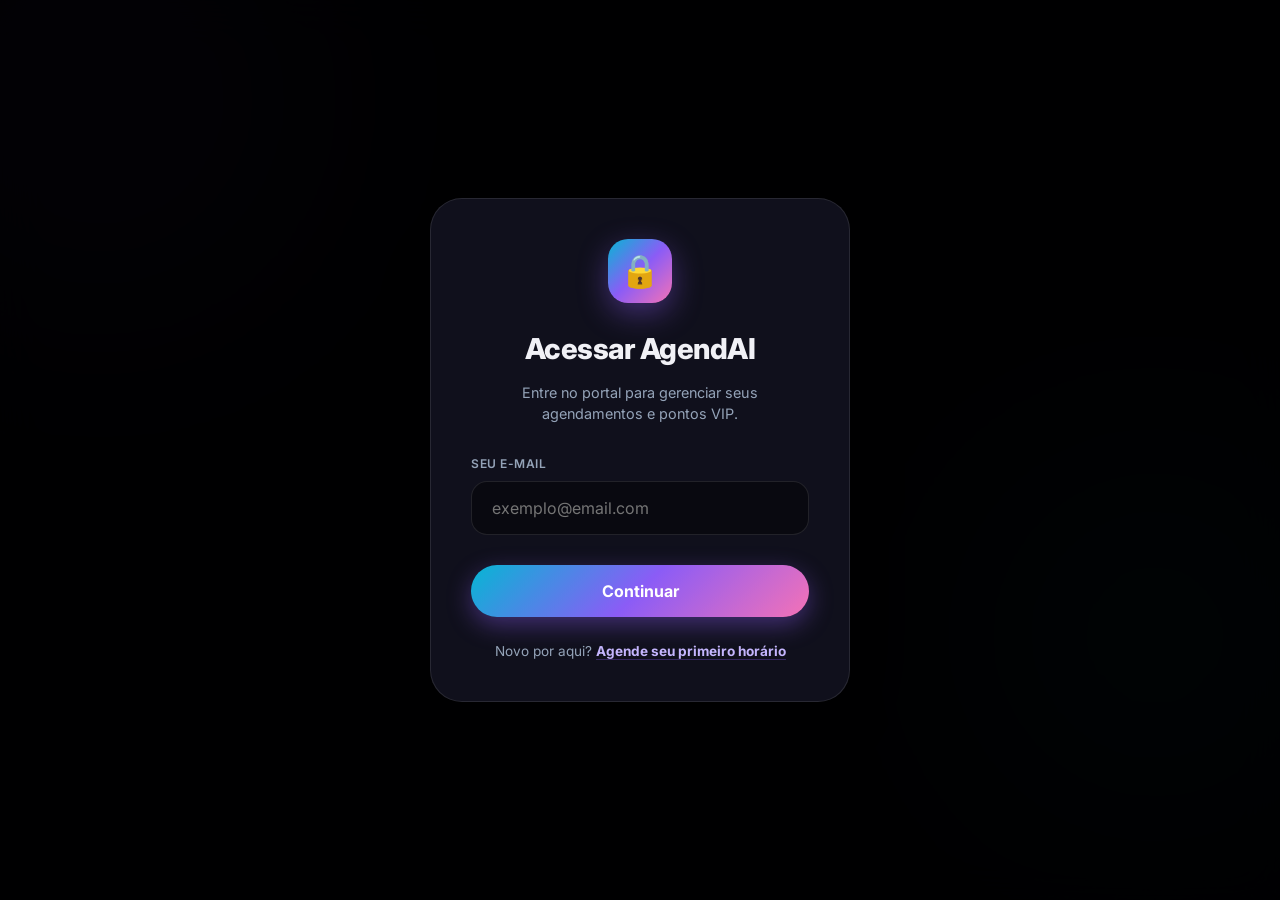
<file: client.html>
<!DOCTYPE html>
<html lang="pt-BR">
<head>
    <meta charset="UTF-8">
    <meta name="viewport" content="width=device-width, initial-scale=1.0">
    <title>AgendAI — Portal do Cliente</title>
    <link href="https://fonts.googleapis.com/css2?family=Inter:wght@300;400;500;600;700;800&display=swap" rel="stylesheet">
    <style>        :root {
            --primary: #8B5CF6; --primary-light: #C4B5FD; --primary-dark: #4C1D95;
            --bg: #03030b; --bg-card: rgba(15, 15, 35, 0.4); --text: #F1F1F6; --text-muted: #94A3B8;
            --success: #10B981; --warning: #F59E0B; --danger: #EF4444;
            --gradient: linear-gradient(135deg, #06B6D4 0%, #8B5CF6 50%, #F472B6 100%);
            --radius: 28px;
            --glass: blur(40px) saturate(200%);
            --glass-intense: blur(80px) saturate(250%) contrast(110%);
            --shadow-premium: 0 20px 50px rgba(0,0,0,0.5), inset 0 1px 1px rgba(255,255,255,0.1);
        }
        * { margin: 0; padding: 0; box-sizing: border-box; -webkit-tap-highlight-color: transparent; }
        body { 
            font-family: 'Inter', sans-serif; 
            background: var(--bg); 
            color: var(--text); 
            min-height: 100vh; 
            overflow-x: hidden;
            line-height: 1.5;
        }

        /* --- Elite Background System --- */
        .bg-system { position: fixed; inset: 0; z-index: -1; overflow: hidden; pointer-events: none; }
        .orb { position: absolute; border-radius: 50%; filter: blur(120px); opacity: 0.15; animation: orbPulse 10s ease-in-out infinite; }
        .orb-1 { width: 400px; height: 400px; background: var(--primary); top: -100px; left: -100px; }
        .orb-2 { width: 350px; height: 350px; background: #06B6D4; bottom: 10%; right: -50px; animation-delay: -5s; }
        @keyframes orbPulse { 0%, 100% { transform: scale(1) translate(0, 0); } 50% { transform: scale(1.1) translate(20px, -20px); } }

        /* Noise Texture */
        body::before {
            content: ''; position: fixed; inset: 0; 
            background-image: url("data:image/svg+xml,%3Csvg viewBox='0 0 256 256' xmlns='http://www.w3.org/2000/svg'%3E%3Cfilter id='noise'%3E%3CfeTurbulence type='fractalNoise' baseFrequency='0.65' numOctaves='3' stitchTiles='stitch'/%3E%3C/filter%3E%3Crect width='100%25' height='100%25' filter='url(%23noise)' opacity='0.04'/%3E%3C/svg%3E");
            pointer-events: none; z-index: 999; opacity: 0.5;
        }

        /* Navbar */
        .navbar { 
            display: flex; justify-content: space-between; align-items: center; 
            padding: 16px 24px; 
            background: rgba(3,3,11,0.7); 
            border-bottom: 1px solid rgba(255,255,255,0.08); 
            backdrop-filter: var(--glass); 
            position: sticky; top: 0; z-index: 100;
            transition: all 0.3s;
        }
        .logo { font-size: 1.3rem; font-weight: 800; display: flex; align-items: center; gap: 8px; letter-spacing: -0.5px; }
        .logo-icon { background: var(--gradient); -webkit-background-clip: text; -webkit-text-fill-color: transparent; }
        .user-menu { display: flex; align-items: center; gap: 14px; }
        .user-avatar { 
            width: 38px; height: 38px; border-radius: 12px; 
            background: var(--gradient); display: flex; align-items: center; justify-content: center; 
            font-weight: 700; font-size: 0.9rem;
            box-shadow: 0 4px 15px rgba(139, 92, 246, 0.3);
        }
        .logout-btn { 
            background: rgba(255,255,255,0.05); border: 1px solid rgba(255,255,255,0.1); 
            color: var(--text-muted); padding: 8px 14px; border-radius: 12px; 
            cursor: pointer; font-size: 0.75rem; font-weight: 600; 
            transition: all 0.2s; 
        }
        .logout-btn:hover { background: rgba(239, 68, 68, 0.1); color: var(--danger); border-color: rgba(239, 68, 68, 0.2); }

        .container { max-width: 650px; margin: 0 auto; padding: 32px 20px 100px; }
        .welcome-header { margin-bottom: 32px; }
        .welcome-header h1 { font-size: 2rem; font-weight: 800; margin-bottom: 8px; letter-spacing: -1px; }
        .welcome-header p { color: var(--text-muted); font-size: 1rem; }

        .section-title { font-size: 1.2rem; font-weight: 700; margin-bottom: 20px; display: flex; justify-content: space-between; align-items: center; letter-spacing: -0.3px; }
        .new-booking-btn { 
            background: var(--gradient); border: none; color: white; 
            padding: 10px 20px; border-radius: 50px; 
            font-size: 0.85rem; font-weight: 700; 
            cursor: pointer; text-decoration: none; display: inline-flex; align-items: center; gap: 6px;
            transition: all 0.3s cubic-bezier(0.34, 1.56, 0.64, 1);
            box-shadow: 0 8px 20px rgba(139, 92, 246, 0.3);
        }
        .new-booking-btn:hover { transform: translateY(-2px) scale(1.02); box-shadow: 0 12px 25px rgba(139, 92, 246, 0.5); }

        /* Cards */
        .card { 
            background: var(--bg-card); 
            border: 1px solid rgba(255,255,255,0.08); 
            border-radius: var(--radius); 
            padding: 24px; margin-bottom: 20px; 
            backdrop-filter: var(--glass); 
            transition: all 0.4s cubic-bezier(0.23, 1, 0.32, 1); 
            position: relative; overflow: hidden;
        }
        .card:hover { 
            border-color: rgba(139, 92, 246, 0.3); 
            transform: translateY(-4px); 
            background: rgba(20, 20, 45, 0.6);
            box-shadow: var(--shadow-premium);
        }
        
        /* Highlighted Appointment */
        .next-appointment { border-left: 4px solid var(--primary); }
        .apt-header { display: flex; justify-content: space-between; align-items: flex-start; margin-bottom: 20px; }
        .apt-service { font-size: 1.3rem; font-weight: 700; letter-spacing: -0.5px; }
        .apt-salon { color: var(--text-muted); font-size: 0.85rem; margin-top: 6px; display: flex; align-items: center; gap: 6px; }
        .apt-status { padding: 6px 14px; border-radius: 50px; font-size: 0.7rem; font-weight: 800; text-transform: uppercase; letter-spacing: 0.5px; }
        .status-confirmed { background: rgba(16, 185, 129, 0.1); color: var(--success); border: 1px solid rgba(16, 185, 129, 0.2); }
        .status-past { background: rgba(255, 255, 255, 0.05); color: var(--text-muted); border: 1px solid rgba(255, 255, 255, 0.1); }

        .apt-details { 
            display: grid; grid-template-columns: repeat(3, 1fr); gap: 12px;
            margin-top: 20px; padding-top: 20px; border-top: 1px solid rgba(255,255,255,0.06); 
        }
        .detail-item { display: flex; flex-direction: column; gap: 6px; }
        .detail-label { font-size: 0.65rem; color: var(--text-muted); text-transform: uppercase; letter-spacing: 1px; font-weight: 600; }
        .detail-value { font-size: 0.9rem; font-weight: 600; display: flex; align-items: center; gap: 6px; color: var(--text); }

        .apt-actions { display: flex; gap: 12px; margin-top: 24px; }
        .action-btn { 
            flex: 1; padding: 12px; border-radius: 16px; 
            font-size: 0.85rem; font-weight: 700; cursor: pointer; 
            text-align: center; transition: all 0.3s; border: none; 
            font-family: inherit;
        }
        .btn-reschedule { background: rgba(255,255,255,0.06); color: var(--text); border: 1px solid rgba(255,255,255,0.1); }
        .btn-reschedule:hover { background: rgba(255,255,255,0.12); transform: scale(1.02); }
        .btn-cancel { background: rgba(239, 68, 68, 0.1); color: var(--danger); border: 1px solid rgba(239, 68, 68, 0.2); }
        .btn-cancel:hover { background: rgba(239, 68, 68, 0.2); transform: scale(1.02); }

        .empty-state { text-align: center; padding: 60px 20px; color: var(--text-muted); }
        .empty-icon { font-size: 4rem; margin-bottom: 20px; opacity: 0.3; filter: grayscale(1); }

        /* Quick Actions */
        .quick-actions { display: grid; grid-template-columns: repeat(3, 1fr); gap: 16px; margin-bottom: 32px; }
        .action-card { 
            background: var(--bg-card); border: 1px solid rgba(255,255,255,0.06); 
            border-radius: 24px; padding: 20px 12px; text-align: center; 
            cursor: pointer; transition: all 0.4s cubic-bezier(0.175, 0.885, 0.32, 1.275); 
            display: flex; flex-direction: column; align-items: center; gap: 12px;
            backdrop-filter: var(--glass);
        }
        .action-card:hover { 
            background: rgba(255,255,255,0.08); transform: translateY(-6px); 
            border-color: rgba(139, 92, 246, 0.4); 
            box-shadow: 0 15px 30px rgba(0,0,0,0.3); 
        }
        .action-icon { 
            width: 52px; height: 52px; border-radius: 18px; 
            background: rgba(255,255,255,0.04); display: flex; align-items: center; 
            justify-content: center; font-size: 1.5rem; 
            border: 1px solid rgba(255,255,255,0.08); transition: all 0.3s; 
        }
        .action-card:hover .action-icon { transform: scale(1.1) rotate(8deg); background: rgba(139, 92, 246, 0.15); border-color: rgba(139, 92, 246, 0.3); }
        .action-text { font-size: 0.8rem; font-weight: 600; color: var(--text-muted); transition: color 0.2s; }
        .action-card:hover .action-text { color: var(--text); }
        
        /* Badges */
        .badge { 
            background: var(--gradient); padding: 4px 8px; border-radius: 10px; 
            font-size: 0.65rem; font-weight: 900; color: white; 
            position: absolute; top: -8px; right: -8px; 
            border: 2px solid var(--bg); box-shadow: 0 4px 8px rgba(0,0,0,0.4); 
            text-transform: uppercase;
        }
        .action-icon-wrapper { position: relative; }

        /* Auth Modal Overlay */
        .auth-overlay { 
            position: fixed; top: 0; left: 0; width: 100%; height: 100%; 
            background: rgba(0,0,0,0.85); backdrop-filter: blur(20px); 
            display: flex; align-items: center; justify-content: center; 
            z-index: 1000; animation: fadeIn 0.4s ease;
        }
        .auth-modal { 
            background: rgba(20, 20, 35, 0.8); border: 1px solid rgba(255,255,255,0.1); 
            border-radius: 32px; padding: 40px; width: 90%; max-width: 420px; 
            text-align: center; backdrop-filter: var(--glass-intense);
            box-shadow: 0 40px 100px rgba(0,0,0,0.6);
        }
        .auth-modal h2 { margin-bottom: 12px; font-size: 1.8rem; font-weight: 800; letter-spacing: -0.5px; }
        .input-group { margin-bottom: 20px; text-align: left; }
        .input-group label { display: block; font-size: 0.75rem; color: var(--text-muted); margin-bottom: 8px; font-weight: 600; text-transform: uppercase; letter-spacing: 0.5px; }
        .input-group input { 
            width: 100%; padding: 16px 20px; 
            background: rgba(0,0,0,0.4); border: 1px solid rgba(255,255,255,0.1); 
            border-radius: 16px; color: var(--text); outline: none; 
            transition: all 0.3s; font-family: inherit; font-size: 1rem;
        }
        .input-group input:focus { border-color: var(--primary); background: rgba(0,0,0,0.6); box-shadow: 0 0 20px rgba(139, 92, 246, 0.1); }
        .btn-auth { 
            width: 100%; padding: 16px; background: var(--gradient); border: none; 
            border-radius: 50px; color: white; font-weight: 700; cursor: pointer; 
            margin-top: 10px; font-family: inherit; font-size: 1rem;
            transition: all 0.3s; box-shadow: 0 8px 25px rgba(139, 92, 246, 0.4);
        }
        .btn-auth:hover { transform: translateY(-2px); box-shadow: 0 12px 35px rgba(139, 92, 246, 0.6); }

        /* Toast */
        .toast-container { position: fixed; top: 24px; right: 24px; z-index: 2000; display: flex; flex-direction: column; gap: 12px; }
        .toast { 
            padding: 16px 24px; border-radius: 20px; font-size: 0.9rem; font-weight: 600; 
            backdrop-filter: blur(40px); border: 1px solid rgba(255,255,255,0.15); 
            animation: toastIn 0.5s cubic-bezier(0.23, 1, 0.32, 1), toastOut 0.4s 2.8s ease forwards; 
            display: flex; align-items: center; gap: 12px; max-width: 360px;
            box-shadow: 0 20px 40px rgba(0,0,0,0.4);
        }
        @keyframes toastIn { from { opacity:0; transform: translateX(100px) scale(0.9); } to { opacity:1; transform: translateX(0) scale(1); } }
        @keyframes toastOut { to { opacity:0; transform: translateX(100px) scale(0.9); } }

        /* Bottom Nav */
        .bottom-nav { 
            position: fixed; bottom: 20px; left: 50%; transform: translateX(-50%); 
            width: 90%; max-width: 400px;
            background: rgba(15,15,30,0.8); backdrop-filter: var(--glass-intense); 
            border: 1px solid rgba(255,255,255,0.1); border-radius: 24px; 
            display: flex; justify-content: space-around; padding: 10px; 
            z-index: 100; box-shadow: 0 20px 50px rgba(0,0,0,0.5);
        }
        .bnav-item { 
            display: flex; flex-direction: column; align-items: center; gap: 4px; 
            padding: 10px 20px; border-radius: 18px; cursor: pointer; 
            transition: all 0.3s cubic-bezier(0.4, 0, 0.2, 1); color: var(--text-muted); 
            font-size: 0.7rem; font-weight: 700; 
        }
        .bnav-item.active { color: var(--text); background: rgba(255,255,255,0.05); }
        .bnav-icon { font-size: 1.4rem; transition: transform 0.3s; }
        .bnav-item:hover .bnav-icon { transform: translateY(-2px); }
        .bnav-item.active .bnav-icon { transform: scale(1.1); color: var(--primary-light); }

        /* VIP Detail */
        .vip-progress-bar { width: 100%; height: 10px; background: rgba(255,255,255,0.05); border-radius: 10px; overflow: hidden; margin-top: 14px; border: 1px solid rgba(255,255,255,0.05); }
        .vip-progress-fill { height: 100%; background: var(--gradient); border-radius: 10px; transition: width 1s cubic-bezier(0.34, 1.56, 0.64, 1); box-shadow: 0 0 15px rgba(139, 92, 246, 0.5); }
        .vip-milestones { display: flex; justify-content: space-between; margin-top: 10px; font-size: 0.7rem; color: var(--text-muted); font-weight: 600; }

        @keyframes fadeIn { from { opacity: 0; transform: translateY(15px); } to { opacity: 1; transform: translateY(0); } }
        
        .page-transition { animation: fadeIn 0.5s cubic-bezier(0.22, 1, 0.36, 1); }

        /* Profile Page Refinement */
        .profile-avatar-lg { 
            width: 90px; height: 90px; border-radius: 24px; 
            background: var(--gradient); display: flex; align-items: center; 
            justify-content: center; font-size: 2.5rem; font-weight: 800; 
            margin: 0 auto 20px; position: relative; 
            box-shadow: 0 15px 40px rgba(139,92,246,0.4); 
            transform: rotate(-3deg);
        }
        .profile-field { padding: 18px 0; border-bottom: 1px solid rgba(255,255,255,0.06); }
        .profile-field-label { font-size: 0.8rem; letter-spacing: 0.5px; }
        .profile-field-value { font-size: 1rem; color: var(--text); }

        /* Shimmer Loading */
        .skeleton { 
            background: linear-gradient(90deg, rgba(255,255,255,0.03) 25%, rgba(255,255,255,0.08) 50%, rgba(255,255,255,0.03) 75%); 
            background-size: 400% 100%; animation: shimmer 2s infinite linear; border-radius: 12px; 
        }
        @keyframes shimmer { 0% { background-position: 100% 0; } 100% { background-position: -100% 0; } }
 }
    </style>
</head>
<body class="page-transition">
    <div class="bg-system">
        <div class="orb orb-1"></div>
        <div class="orb orb-2"></div>
    </div>
    <div class="toast-container" id="toastContainer"></div>
    <!-- Auth Modal (Shown if not logged in) -->
    <div id="authOverlay" class="auth-overlay">
        <div class="auth-modal">
            <div style="background: var(--gradient); width: 64px; height: 64px; border-radius: 20px; display: flex; align-items: center; justify-content: center; margin: 0 auto 24px; font-size: 2rem; box-shadow: 0 10px 30px rgba(139, 92, 246, 0.4);">🔒</div>
            <h2>Acessar AgendAI</h2>
            <p style="color: var(--text-muted); font-size: 0.9rem; margin-bottom: 30px; line-height: 1.5;">Entre no portal para gerenciar seus <br>agendamentos e pontos VIP.</p>
            <div class="input-group">
                <label>Seu E-mail</label>
                <input type="email" id="loginEmail" placeholder="exemplo@email.com">
            </div>
            <div class="input-group" id="passGroup" style="display: none;">
                <label>Senha de Acesso</label>
                <input type="password" id="loginPassword" placeholder="••••••••">
            </div>
            <button class="btn-auth" id="btnLogin" onclick="login()">Continuar</button>
            <p style="margin-top: 24px; font-size: 0.85rem; color: var(--text-muted);">Novo por aqui? <a href="index.html" style="color: var(--primary-light); font-weight: 700; text-decoration: none; border-bottom: 1px solid rgba(139, 92, 246, 0.3);">Agende seu primeiro horário</a></p>
        </div>
    </div>

    <!-- Reschedule Modal -->
    <div id="rescheduleOverlay" class="auth-overlay" style="display: none; z-index: 1001;">
        <div class="auth-modal">
            <h2>Reagendar</h2>
            <p style="color: var(--text-muted); font-size: 0.85rem; margin-bottom: 20px;">Escolha a nova data e horário para o serviço <br><strong id="rescheduleService" style="color: var(--text);"></strong></p>
            <input type="hidden" id="rescheduleBookingId">
            <div class="input-group">
                <label>Nova Data</label>
                <input type="date" id="rescheduleDate" style="color-scheme: dark;">
            </div>
            <div class="input-group">
                <label>Novo Horário</label>
                <input type="time" id="rescheduleTime" step="1800" style="color-scheme: dark;">
            </div>
            <div style="display: flex; gap: 10px; margin-top: 20px;">
                <button class="action-btn btn-reschedule" onclick="closeRescheduleModal()">Cancelar</button>
                <button class="action-btn btn-auth" style="margin-top: 0; width: auto; flex: 1;" onclick="confirmReschedule()">Confirmar</button>
            </div>
        </div>
    </div>

    <!-- Cancel Confirmation Modal -->
    <div id="cancelOverlay" class="auth-overlay" style="display: none; z-index: 1002;">
        <div class="auth-modal">
            <div class="cancel-modal-content">
                <span class="cancel-icon">⚠️</span>
                <h2>Cancelar Agendamento?</h2>
                <p>Tem certeza que deseja cancelar <strong id="cancelServiceName"></strong>? Esta ação não pode ser desfeita.</p>
                <input type="hidden" id="cancelBookingId">
                <div class="modal-actions">
                    <button class="btn-modal-cancel" onclick="closeCancelModal()">Manter</button>
                    <button class="btn-modal-confirm-danger" onclick="confirmCancel()">Sim, Cancelar</button>
                </div>
            </div>
        </div>
    </div>

    <!-- Booking Details Modal -->
    <div id="detailsOverlay" class="auth-overlay" style="display: none; z-index: 1003;">
        <div class="auth-modal">
            <h2 id="detailsService">Detalhes</h2>
            <div class="card" style="background: rgba(0,0,0,0.3); border: 1px solid rgba(255,255,255,0.05); text-align: left; padding: 16px; margin-bottom: 20px;">
                <div class="profile-field"><span class="profile-field-label">Status</span><span id="detailsStatus" class="apt-status">Confirmado</span></div>
                <div class="profile-field"><span class="profile-field-label">Data</span><span id="detailsDate" class="profile-field-value">—</span></div>
                <div class="profile-field"><span class="profile-field-label">Horário</span><span id="detailsTime" class="profile-field-value">—</span></div>
                <div class="profile-field"><span class="profile-field-label">Profissional</span><span id="detailsPro" class="profile-field-value">—</span></div>
                <div class="profile-field"><span class="profile-field-label">Preço</span><span id="detailsPrice" class="profile-field-value">R$ 0,00</span></div>
            </div>
            <button class="btn-auth" onclick="closeDetailsModal()">Fechar</button>
        </div>
    </div>

    <!-- Main Content -->
    <div id="mainContent" style="display: none;">
        <nav class="navbar">
            <div class="logo">
                <span style="opacity: 0.8;">Agend</span><span class="logo-icon">AI</span>
            </div>
            <div class="user-menu">
                <div class="user-avatar" id="userInitials" style="transform: rotate(3deg); transition: transform 0.3s;" onmouseover="this.style.transform='rotate(0deg) scale(1.1)'" onmouseout="this.style.transform='rotate(3deg) scale(1)'">C</div>
                <button class="logout-btn" onclick="logout()">Sair</button>
            </div>
        </nav>

        <div class="container">
            <div class="welcome-header">
                <h1>Olá, <span id="userNameDisplay">Cliente</span>! 👋</h1>
                <p>Gerencie seus agendamentos e histórico.</p>
            </div>
            
            <!-- Quick Actions -->
            <div class="quick-actions">
                <div class="action-card" onclick="alert('Funcionalidade de Indicação será lançada na v2!')">
                    <div class="action-icon-wrapper">
                        <div class="action-icon">🎁</div>
                        <div class="badge">NOVO</div>
                    </div>
                    <span class="action-text">Indicar Amigo</span>
                </div>
                <div class="action-card" onclick="alert('Central de Pacotes em breve!')">
                    <div class="action-icon">📦</div>
                    <span class="action-text">Pacotes</span>
                </div>
                <div class="action-card" onclick="alert('Histórico financeiro em breve!')">
                    <div class="action-icon">💳</div>
                    <span class="action-text">Pagamentos</span>
                </div>
            </div>

            <!-- VIP Club Widget -->
            <div class="card" style="background: linear-gradient(145deg, rgba(139, 92, 246, 0.15), rgba(6, 182, 212, 0.1)); border: 1px solid rgba(139, 92, 246, 0.2); margin-bottom: 32px; box-shadow: 0 10px 30px rgba(139, 92, 246, 0.1);">
                <div style="display: flex; align-items: center; justify-content: space-between; margin-bottom: 12px;">
                    <div style="flex: 1;">
                        <div style="display: flex; align-items: center; gap: 8px; margin-bottom: 6px;">
                            <span style="color: #F59E0B; font-size: 1.2rem; filter: drop-shadow(0 0 5px rgba(245, 158, 11, 0.5));">⭐</span>
                            <h3 style="font-size: 1.1rem; font-weight: 800; letter-spacing: -0.3px; margin: 0;">Clube VIP</h3>
                            <span class="badge" style="position: static; font-size: 0.55rem; padding: 2px 6px;">Ativo</span>
                        </div>
                        <p style="font-size: 0.85rem; color: var(--text-muted); line-height: 1.4;" id="vipText">Faltam <span id="vipRemaining" style="color: var(--text); font-weight: 700;">2</span> visitas para seu próximo presente</p>
                    </div>
                    <div style="width: 56px; height: 56px; border-radius: 18px; background: rgba(139, 92, 246, 0.2); display: flex; flex-direction: column; align-items: center; justify-content: center; font-weight: 800; color: var(--primary-light); border: 2px solid rgba(139, 92, 246, 0.3); box-shadow: 0 0 20px rgba(139, 92, 246, 0.2);" id="vipCounter">
                        <span style="font-size: 1.1rem;">0</span>
                        <span style="font-size: 0.5rem; opacity: 0.7; margin-top: -2px;">DE 10</span>
                    </div>
                </div>
                <div class="vip-progress-bar"><div class="vip-progress-fill" id="vipProgressFill" style="width: 0%;"></div></div>
                <div class="vip-milestones"><span>Início</span><span>5 — 10% OFF</span><span>10 — GRÁTIS!</span></div>
            </div>

            <div class="section-title">
                <span>Próximo Agendamento</span>
                <a href="index.html" class="new-booking-btn">+ Novo</a>
            </div>

            <div id="nextBookingContainer">
                <!-- Injected via JS -->
            </div>

            <div class="section-title" style="margin-top: 40px;">
                <span>Histórico Recente</span>
            </div>

            <div id="historyContainer">
                <!-- Injected via JS -->
            </div>
        </div>

        <!-- Profile Page -->
        <div class="container page" id="profilePage">
            <div style="text-align: center; margin-bottom: 30px;">
                <div class="profile-avatar-lg" id="profileAvatar">C</div>
                <h2 id="profileName" style="font-size: 1.3rem; font-weight: 700;">Cliente</h2>
                <p style="color: var(--text-muted); font-size: 0.85rem;" id="profileEmail">email@exemplo.com</p>
            </div>
            <div class="card profile-section">
                <h3>Informações Pessoais</h3>
                <div class="profile-field"><span class="profile-field-label">Nome</span><span class="profile-field-value" id="pName">—</span></div>
                <div class="profile-field"><span class="profile-field-label">Email</span><span class="profile-field-value" id="pEmail">—</span></div>
                <div class="profile-field"><span class="profile-field-label">Membro desde</span><span class="profile-field-value" id="pSince">—</span></div>
            </div>
            <div class="card profile-section">
                <h3>Estatísticas</h3>
                <div class="profile-field"><span class="profile-field-label">Total de agendamentos</span><span class="profile-field-value" id="pTotal">0</span></div>
                <div class="profile-field"><span class="profile-field-label">Concluídos</span><span class="profile-field-value" id="pDone">0</span></div>
                <div class="profile-field"><span class="profile-field-label">Cancelados</span><span class="profile-field-value" id="pCancelled">0</span></div>
            </div>
            <button class="action-btn btn-cancel" style="width: 100%; padding: 14px; border-radius: 50px; font-size: 0.9rem;" onclick="logout()">Sair da conta</button>
        </div>
    </div>

    <!-- Bottom Navigation -->
    <nav class="bottom-nav" id="bottomNav" style="display: none;">
        <div class="bnav-item active" onclick="switchTab('home')">
            <div class="bnav-icon">🏠</div>
            <span>Início</span>
        </div>
        <div class="bnav-item" onclick="location.href='index.html'">
            <div class="bnav-icon">➕</div>
            <span>Agendar</span>
        </div>
        <div class="bnav-item" onclick="switchTab('profile')">
            <div class="bnav-icon">👤</div>
            <span>Perfil</span>
        </div>
    </nav>

    <script>
        const SALON_ID = 'demo';
        let currentUser = null;

        // === Toast System ===
        function showToast(msg, type = 'info') {
            const c = document.getElementById('toastContainer');
            const t = document.createElement('div');
            t.className = `toast toast-${type}`;
            t.textContent = msg;
            c.appendChild(t);
            setTimeout(() => t.remove(), 3200);
        }

        // === Tab Navigation ===
        function switchTab(tab) {
            document.querySelectorAll('.bnav-item').forEach(n => n.classList.remove('active'));
            const pages = document.querySelectorAll('#mainContent > .container');
            pages.forEach(p => p.classList.remove('active'));
            pages.forEach(p => p.style.display = 'none');

            if (tab === 'home') {
                document.querySelector('.bnav-item:nth-child(1)').classList.add('active');
                const home = document.querySelector('#mainContent > .container:first-of-type');
                home.style.display = 'block';
                home.classList.add('page-transition');
            } else if (tab === 'profile') {
                document.querySelector('.bnav-item:nth-child(3)').classList.add('active');
                const profile = document.getElementById('profilePage');
                profile.style.display = 'block';
                profile.classList.add('page-transition');
                loadProfile();
            }
        }

        function checkAuth() {
            const savedEmail = localStorage.getItem('agendai_client_email');
            if (savedEmail) {
                currentUser = { email: savedEmail, name: localStorage.getItem('agendai_client_name') || 'Cliente' };
                document.getElementById('authOverlay').style.display = 'none';
                document.getElementById('mainContent').style.display = 'block';
                document.getElementById('bottomNav').style.display = 'flex';
                document.getElementById('userNameDisplay').textContent = currentUser.name.split(' ')[0];
                document.getElementById('userInitials').textContent = currentUser.name.charAt(0).toUpperCase();
                loadBookings();
                updateVIP();
            }
        }

        let loginStep = 1;
        let isCreatingPassword = false;

        function login() {
            const email = document.getElementById('loginEmail').value.trim();
            if (!email) return;

            const users = JSON.parse(localStorage.getItem('agendai_users') || '{}');
            const allBookings = JSON.parse(localStorage.getItem(`agendai_${SALON_ID}_bookings`) || '[]');
            
            if (loginStep === 1) {
                if (!users[email]) {
                    const userBooking = allBookings.find(b => b.clientEmail === email);
                    if (userBooking) {
                        isCreatingPassword = true;
                        showToast('Identificamos seus agendamentos! Crie uma senha para proteger sua conta.', 'info');
                        document.getElementById('passGroup').querySelector('label').textContent = 'Crie uma nova senha';
                    } else {
                        showToast('Conta não encontrada. Agende um horário primeiro para se cadastrar.', 'error');
                        return;
                    }
                }
                document.getElementById('passGroup').style.display = 'block';
                document.getElementById('loginEmail').readOnly = true;
                document.getElementById('btnLogin').textContent = isCreatingPassword ? 'Criar Conta' : 'Entrar';
                loginStep = 2;
                return;
            }

            if (loginStep === 2) {
                const pass = document.getElementById('loginPassword').value;
                
                if (isCreatingPassword) {
                    if(pass.length < 4) { showToast('A senha deve ter pelo menos 4 caracteres.', 'error'); return; }
                    const userBooking = allBookings.find(b => b.clientEmail === email);
                    users[email] = { name: userBooking.clientName, phone: userBooking.clientPhone, pass, createdAt: new Date().toISOString() };
                    localStorage.setItem('agendai_users', JSON.stringify(users));
                    showToast('Conta criada com sucesso!', 'success');
                } else {
                    if (users[email].pass !== pass) {
                        showToast('Senha incorreta.', 'error');
                        return;
                    }
                }
                
                // Success
                localStorage.setItem('agendai_client_email', email);
                localStorage.setItem('agendai_client_name', users[email].name);
                localStorage.setItem('agendai_client_since', users[email].createdAt);
                if(!isCreatingPassword) showToast('Login realizado com sucesso!', 'success');
                checkAuth();
            }
        }

        function logout() {
            localStorage.removeItem('agendai_client_email');
            localStorage.removeItem('agendai_client_name');
            location.reload();
        }

        // === VIP Loyalty ===
        function updateVIP() {
            if (!currentUser) return;
            const allBookings = JSON.parse(localStorage.getItem(`agendai_${SALON_ID}_bookings`) || '[]');
            const today = new Date().toISOString().split('T')[0];
            const completed = allBookings.filter(b => b.clientEmail === currentUser.email && b.date < today && b.status !== 'cancelled').length;
            const visits = completed % 10;
            const remaining = 10 - visits;
            document.getElementById('vipCounter').querySelector('span:first-child').textContent = visits;
            document.getElementById('vipRemaining').textContent = remaining;
            document.getElementById('vipProgressFill').style.width = `${visits * 10}%`;
        }

        // === Profile ===
        function loadProfile() {
            if (!currentUser) return;
            document.getElementById('profileAvatar').textContent = currentUser.name.charAt(0).toUpperCase();
            document.getElementById('profileName').textContent = currentUser.name;
            document.getElementById('profileEmail').textContent = currentUser.email;
            document.getElementById('pName').textContent = currentUser.name;
            document.getElementById('pEmail').textContent = currentUser.email;
            const since = localStorage.getItem('agendai_client_since');
            document.getElementById('pSince').textContent = since ? new Date(since).toLocaleDateString('pt-BR', { month: 'long', year: 'numeric' }) : 'Hoje';
            const allBookings = JSON.parse(localStorage.getItem(`agendai_${SALON_ID}_bookings`) || '[]');
            const my = allBookings.filter(b => b.clientEmail === currentUser.email);
            const today = new Date().toISOString().split('T')[0];
            document.getElementById('pTotal').textContent = my.length;
            document.getElementById('pDone').textContent = my.filter(b => b.date < today && b.status !== 'cancelled').length;
            document.getElementById('pCancelled').textContent = my.filter(b => b.status === 'cancelled').length;
        }

        // === Bookings ===
        function loadBookings() {
            if (!currentUser) return;
            const nextContainer = document.getElementById('nextBookingContainer');
            const historyContainer = document.getElementById('historyContainer');
            nextContainer.innerHTML = `<div class="card" style="padding: 20px;"><div class="skeleton" style="height: 20px; width: 40%; margin-bottom: 12px;"></div><div class="skeleton" style="height: 14px; width: 60%; margin-bottom: 24px;"></div><div style="display: flex; gap: 10px;"><div class="skeleton" style="height: 38px; flex: 1; border-radius: 12px;"></div><div class="skeleton" style="height: 38px; flex: 1; border-radius: 12px;"></div></div></div>`;
            historyContainer.innerHTML = `<div class="card" style="padding: 16px;"><div class="skeleton" style="height: 30px; width: 100%;"></div></div><div class="card" style="padding: 16px;"><div class="skeleton" style="height: 30px; width: 100%;"></div></div>`;

            setTimeout(() => {
                const allBookings = JSON.parse(localStorage.getItem(`agendai_${SALON_ID}_bookings`) || '[]');
                const myBookings = allBookings.filter(b => b.clientEmail === currentUser.email);
                const today = new Date().toISOString().split('T')[0];
                myBookings.sort((a, b) => new Date(a.date + 'T' + a.time) - new Date(b.date + 'T' + b.time));
                const futureBookings = myBookings.filter(b => b.date >= today && b.status !== 'cancelled');
                const pastBookings = myBookings.filter(b => b.date < today || b.status === 'cancelled').reverse();
                renderNextBooking(futureBookings[0]);
                renderHistory(pastBookings, futureBookings.slice(1));
                updateVIP();
            }, 600);
        }

        function renderNextBooking(booking) {
            const container = document.getElementById('nextBookingContainer');
            if (!booking) {
                container.innerHTML = `<div class="card empty-state"><div class="empty-icon">📅</div><p>Nenhum agendamento futuro.</p><a href="index.html" class="new-booking-btn" style="margin-top: 16px;">Agendar agora</a></div>`;
                return;
            }
            const [year, month, day] = booking.date.split('-');
            const fd = `${day}/${month}/${year}`;
            container.innerHTML = `
                <div class="card next-appointment" style="padding: 0; border: none; background: rgba(20, 20, 45, 0.4);">
                    <div style="padding: 24px;">
                        <div class="apt-header">
                            <div>
                                <div class="apt-service" style="background: var(--gradient); -webkit-background-clip: text; -webkit-text-fill-color: transparent;">${booking.service}</div>
                                <div class="apt-salon">📍 Studio Beleza Premium</div>
                            </div>
                            <div class="apt-status status-confirmed">Confirmado</div>
                        </div>
                        <div class="apt-details">
                            <div class="detail-item"><span class="detail-label">Data</span><span class="detail-value">🗓️ ${fd}</span></div>
                            <div class="detail-item"><span class="detail-label">Horário</span><span class="detail-value">⏰ ${booking.time}</span></div>
                            <div class="detail-item"><span class="detail-label">Pro</span><span class="detail-value">👤 ${booking.pro}</span></div>
                        </div>
                    </div>
                    <div class="apt-actions" style="margin-top: 0; padding: 16px 24px; background: rgba(255,255,255,0.03); border-top: 1px solid rgba(255,255,255,0.05);">
                        <button class="action-btn btn-reschedule" onclick="openRescheduleModal(${booking.id})">Reagendar</button>
                        <button class="action-btn btn-cancel" onclick="openCancelModal(${booking.id})">Cancelar</button>
                    </div>
                </div>`;
        }

        function renderHistory(past, otherFuture) {
            const container = document.getElementById('historyContainer');
            const toRender = [...otherFuture, ...past];
            if (toRender.length === 0) { container.innerHTML = '<p style="color: var(--text-muted); font-size: 0.9rem;">Seu histórico está vazio.</p>'; return; }
            const today = new Date().toISOString().split('T')[0];
            container.innerHTML = toRender.map(b => {
                const [year, month, day] = b.date.split('-');
                const fd = `${day}/${month}/${year}`;
                const isCancelled = b.status === 'cancelled';
                const isPast = b.date < today && !isCancelled;
                const statusClass = isCancelled ? 'status-past' : 'status-confirmed';
                const statusText = isCancelled ? 'Cancelado' : (isPast ? 'Concluído' : 'Confirmado');
                const ratings = JSON.parse(localStorage.getItem('agendai_ratings') || '{}');
                const rated = ratings[b.id];
                let ratingHTML = '';
                if (isPast) {
                    if (rated) {
                        ratingHTML = `<div class="rated-badge">★ ${rated}/5</div>`;
                    } else {
                        ratingHTML = `<div class="star-rating">${[1,2,3,4,5].map(s => `<span class="star" onclick="rateBooking(${b.id},${s})">⭐</span>`).join('')}</div>`;
                    }
                }
                return `<div class="card" style="padding: 16px; cursor: pointer;" onclick="openDetailsModal(${b.id})"><div class="apt-header" style="margin-bottom: 0;"><div><div style="font-weight: 700; letter-spacing: -0.3px;">${b.service}</div><div style="font-size: 0.8rem; color: var(--text-muted); margin-top: 4px;">${fd} • ${b.time} • ${b.pro}</div>${ratingHTML}</div><div class="apt-status ${statusClass}" style="font-size: 0.65rem;">${statusText}</div></div></div>`;
            }).join('');
        }

        // === Star Rating ===
        function rateBooking(id, stars) {
            const ratings = JSON.parse(localStorage.getItem('agendai_ratings') || '{}');
            ratings[id] = stars;
            localStorage.setItem('agendai_ratings', JSON.stringify(ratings));
            showToast(`Avaliação de ${stars}★ salva! Obrigado!`, 'success');
            loadBookings();
        }

        // === Cancel Modal ===
        function openCancelModal(id) {
            const allBookings = JSON.parse(localStorage.getItem(`agendai_${SALON_ID}_bookings`) || '[]');
            const booking = allBookings.find(b => b.id === id);
            if (booking) {
                document.getElementById('cancelBookingId').value = id;
                document.getElementById('cancelServiceName').textContent = booking.service;
                document.getElementById('cancelOverlay').style.display = 'flex';
            }
        }
        function closeCancelModal() { document.getElementById('cancelOverlay').style.display = 'none'; }
        function confirmCancel() {
            const id = parseInt(document.getElementById('cancelBookingId').value);
            let allBookings = JSON.parse(localStorage.getItem(`agendai_${SALON_ID}_bookings`) || '[]');
            allBookings = allBookings.map(b => b.id === id ? {...b, status: 'cancelled'} : b);
            localStorage.setItem(`agendai_${SALON_ID}_bookings`, JSON.stringify(allBookings));
            closeCancelModal();
            showToast('Agendamento cancelado.', 'error');
            loadBookings();
        }

        // === Reschedule ===
        function openRescheduleModal(id) {
            const allBookings = JSON.parse(localStorage.getItem(`agendai_${SALON_ID}_bookings`) || '[]');
            const booking = allBookings.find(b => b.id === id);
            if(booking) {
                document.getElementById('rescheduleBookingId').value = id;
                document.getElementById('rescheduleService').textContent = booking.service;
                document.getElementById('rescheduleDate').value = booking.date;
                document.getElementById('rescheduleTime').value = booking.time;
                document.getElementById('rescheduleOverlay').style.display = 'flex';
            }
        }
        function closeRescheduleModal() { document.getElementById('rescheduleOverlay').style.display = 'none'; }
        function confirmReschedule() {
            const id = parseInt(document.getElementById('rescheduleBookingId').value);
            const newDate = document.getElementById('rescheduleDate').value;
            const newTime = document.getElementById('rescheduleTime').value;
            if(!newDate || !newTime) { showToast('Selecione data e horário.', 'error'); return; }
            let allBookings = JSON.parse(localStorage.getItem(`agendai_${SALON_ID}_bookings`) || '[]');
            allBookings = allBookings.map(b => b.id === id ? {...b, date: newDate, time: newTime} : b);
            localStorage.setItem(`agendai_${SALON_ID}_bookings`, JSON.stringify(allBookings));
            closeRescheduleModal();
            showToast('Agendamento remarcado com sucesso!', 'success');
            loadBookings();
        }

        // === Details Modal ===
        function openDetailsModal(id) {
            const allBookings = JSON.parse(localStorage.getItem(`agendai_${SALON_ID}_bookings`) || '[]');
            const booking = allBookings.find(b => b.id === id);
            if(booking) {
                document.getElementById('detailsService').textContent = booking.service;
                document.getElementById('detailsDate').textContent = new Date(booking.date + 'T12:00:00').toLocaleDateString('pt-BR');
                document.getElementById('detailsTime').textContent = booking.time;
                document.getElementById('detailsPro').textContent = booking.pro;
                document.getElementById('detailsPrice').textContent = `R$ ${booking.price || '0'},00`;
                
                const statusEl = document.getElementById('detailsStatus');
                const isCancelled = booking.status === 'cancelled';
                statusEl.className = `apt-status ${isCancelled ? 'status-past' : 'status-confirmed'}`;
                statusEl.textContent = isCancelled ? 'Cancelado' : 'Confirmado';
                
                document.getElementById('detailsOverlay').style.display = 'flex';
            }
        }
        function closeDetailsModal() { document.getElementById('detailsOverlay').style.display = 'none'; }

        // Initialize
        checkAuth();
    </script>
</body>
</html>
</file>
